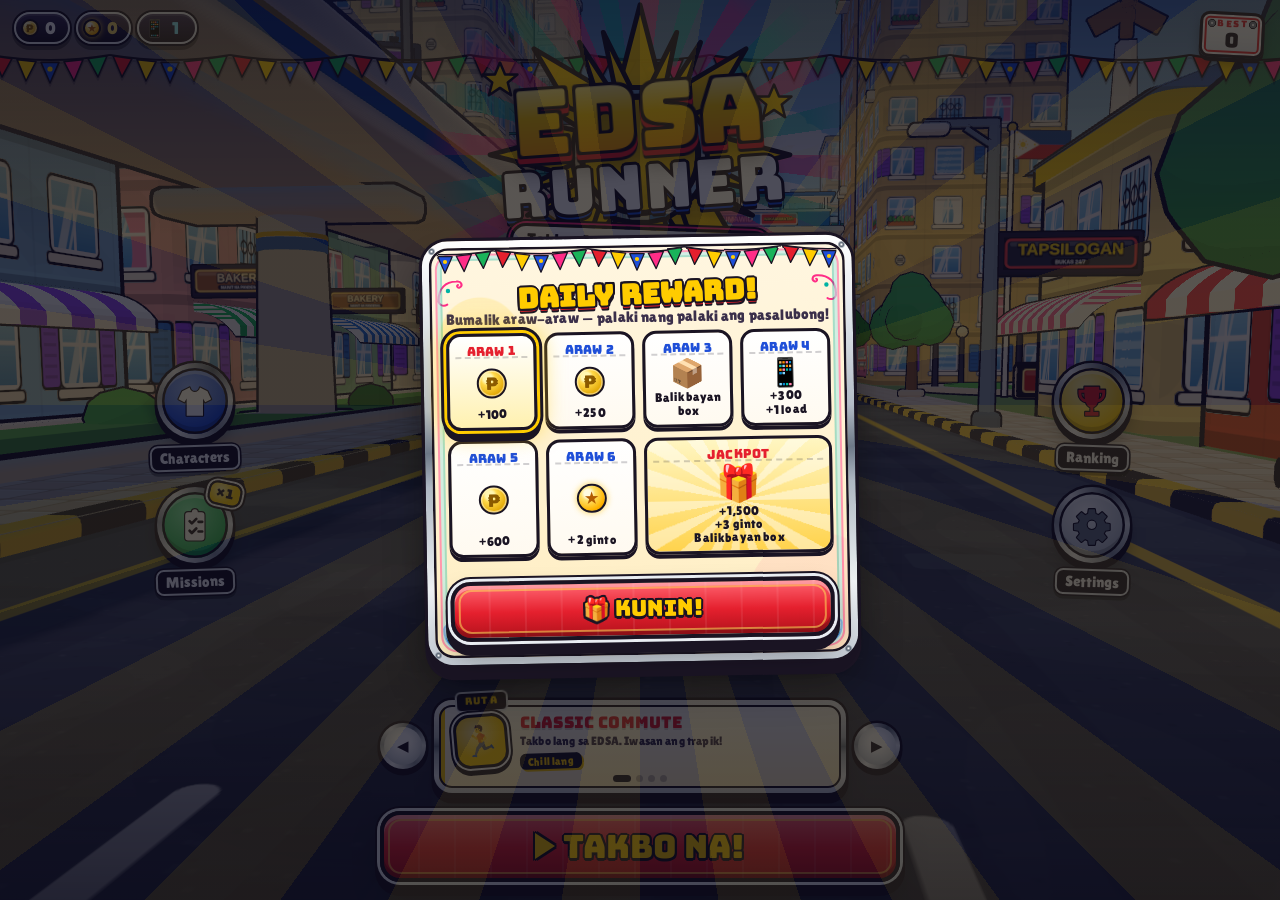
<file: index.html>
<!doctype html>
<html lang="fil">
  <head>
    <meta charset="UTF-8" />
    <meta name="viewport" content="width=device-width, initial-scale=1, maximum-scale=1, minimum-scale=1, user-scalable=no, viewport-fit=cover" />
    <meta name="theme-color" content="#1a2a4a" />
    <meta name="apple-mobile-web-app-capable" content="yes" />
    <meta name="mobile-web-app-capable" content="yes" />
    <meta name="apple-mobile-web-app-status-bar-style" content="black-translucent" />
    <meta name="apple-mobile-web-app-title" content="EDSA Runner" />
    <meta name="application-name" content="EDSA Runner" />
    <link rel="manifest" href="./manifest.webmanifest" />
    <link rel="apple-touch-icon" sizes="180x180" href="./icons/apple-touch-icon.png" />
    <meta name="format-detection" content="telephone=no" />
    <meta name="description" content="EDSA Runner — takbo sa EDSA, iwasan ang jeep, bus at MMTA! Isang 3D endless runner." />
    <title>EDSA Runner</title>
    <link rel="icon" href="data:image/svg+xml,%3Csvg xmlns='http://www.w3.org/2000/svg' viewBox='0 0 100 100'%3E%3Ccircle cx='50' cy='50' r='46' fill='%23ffcc00' stroke='%231a1423' stroke-width='8'/%3E%3Ctext x='50' y='66' font-size='46' text-anchor='middle' font-family='Arial Black,Arial' font-weight='900' fill='%23e5202e'%3EER%3C/text%3E%3C/svg%3E" />
    <link rel="preconnect" href="https://fonts.googleapis.com" />
    <link rel="preconnect" href="https://fonts.gstatic.com" crossorigin />
    <link href="https://fonts.googleapis.com/css2?family=Bungee&family=Lilita+One&display=swap" rel="stylesheet" />
    <script type="module" crossorigin src="./assets/index-BhpgiDob.js"></script>
    <link rel="modulepreload" crossorigin href="./assets/three-6CS_sk28.js">
    <link rel="stylesheet" crossorigin href="./assets/index-UI91TQ92.css">
  </head>
  <body>
    <!-- Loading screen (logic: src/loading.js, styles: src/loading.css). The inline styles cover the moment
         before loading.css arrives: a plain backdrop, contents hidden. -->
    <div id="loading" role="progressbar" aria-label="Naglo-load ang EDSA Runner" aria-valuemin="0" aria-valuemax="100" aria-valuenow="0"
      style="position:absolute;inset:0;z-index:1000;background:#1a2a4a">
      <div class="ld-inner" style="visibility:hidden">
        <div class="ld-sun" aria-hidden="true"></div>
        <div class="ld-title" aria-hidden="true"><span class="ld-t1">EDSA</span><span class="ld-t2">RUNNER</span></div>
        <div class="ld-sign"><span>Sakay na!</span></div>
        <div class="ld-track" aria-hidden="true">
          <div class="ld-road"><div class="ld-fill"></div><div class="ld-dashes"></div></div>
          <div class="ld-jeep">
            <svg class="ld-jeep-svg" viewBox="0 0 200 104" xmlns="http://www.w3.org/2000/svg">
              <ellipse cx="102" cy="99" rx="86" ry="4" fill="rgba(0,0,0,.28)" />
              <!-- roof + rack -->
              <path d="M14 30 Q14 16 30 16 L166 16 Q176 16 176 26 L176 30 Z" fill="#1f4fd8" stroke="#1a1423" stroke-width="3" stroke-linejoin="round" />
              <path d="M24 16 V9 M60 16 V9 M96 16 V9 M132 16 V9 M166 16 V9 M20 9 H170" stroke="#1a1423" stroke-width="3" stroke-linecap="round" fill="none" />
              <rect x="40" y="3" width="44" height="7" rx="2" fill="#ffcc00" stroke="#1a1423" stroke-width="2" />
              <rect x="100" y="4" width="30" height="6" rx="2" fill="#e5202e" stroke="#1a1423" stroke-width="2" />
              <!-- body -->
              <path d="M12 30 H176 L178 50 H196 Q199 50 199 54 V80 Q199 84 195 84 H12 Q8 84 8 80 V34 Q8 30 12 30 Z" fill="#fff6e0" stroke="#1a1423" stroke-width="3" stroke-linejoin="round" />
              <!-- side windows -->
              <g fill="#3a2f4a" stroke="#1a1423" stroke-width="2">
                <rect x="18" y="34" width="22" height="15" rx="3" /><rect x="45" y="34" width="22" height="15" rx="3" />
                <rect x="72" y="34" width="22" height="15" rx="3" /><rect x="99" y="34" width="22" height="15" rx="3" />
                <rect x="126" y="34" width="22" height="15" rx="3" />
              </g>
              <path d="M154 34 H172 L174 50 H154 Z" fill="#9ad0ff" stroke="#1a1423" stroke-width="2" stroke-linejoin="round" />
              <!-- jeepney-art stripes -->
              <rect x="10" y="53" width="168" height="6" fill="#e5202e" />
              <rect x="10" y="59" width="168" height="5" fill="#ffcc00" />
              <rect x="10" y="64" width="168" height="5" fill="#1f4fd8" />
              <path d="M10 53 H178 M10 69 H178" stroke="#1a1423" stroke-width="2" />
              <text x="94" y="80" text-anchor="middle" font-family="Bungee, Impact, sans-serif" font-size="9" fill="#e5202e" stroke="#1a1423" stroke-width=".6">CUBAO · AYALA</text>
              <!-- hood chrome + horse ornament + headlight + bumper -->
              <path d="M178 50 H196 Q199 50 199 54 V60 H178 Z" fill="#c9ced6" stroke="#1a1423" stroke-width="2" />
              <path d="M184 50 l2 -8 l3 -2 l3 1 l-1 3 l-2 0 l1 6 Z" fill="#e8edf2" stroke="#1a1423" stroke-width="1.5" stroke-linejoin="round" />
              <circle cx="195" cy="66" r="3.5" fill="#ffcc00" stroke="#1a1423" stroke-width="1.5" />
              <rect x="174" y="80" width="26" height="6" rx="2" fill="#dfe3e9" stroke="#1a1423" stroke-width="2" />
              <!-- wheels -->
              <g class="ld-wheel"><circle cx="46" cy="86" r="13" fill="#1a1423" /><circle cx="46" cy="86" r="6.5" fill="#dfe3e9" /><path d="M46 79.5 V92.5 M39.5 86 H52.5" stroke="#1a1423" stroke-width="2" /></g>
              <g class="ld-wheel"><circle cx="156" cy="86" r="13" fill="#1a1423" /><circle cx="156" cy="86" r="6.5" fill="#dfe3e9" /><path d="M156 79.5 V92.5 M149.5 86 H162.5" stroke="#1a1423" stroke-width="2" /></g>
            </svg>
            <div class="ld-puff" aria-hidden="true"><i></i><i></i><i></i></div>
          </div>
        </div>
        <div class="ld-status"><b class="ld-pct">0%</b><span class="ld-msg">Naghihintay ng pasahero…</span></div>
        <div class="ld-tip"></div>
      </div>
      <div class="ld-stripes" aria-hidden="true"></div>
    </div>
    <div id="game"></div>
    <div id="ui"></div>
    <noscript>Kailangan ng JavaScript para makatakbo sa EDSA!</noscript>
  </body>
</html>
</file>
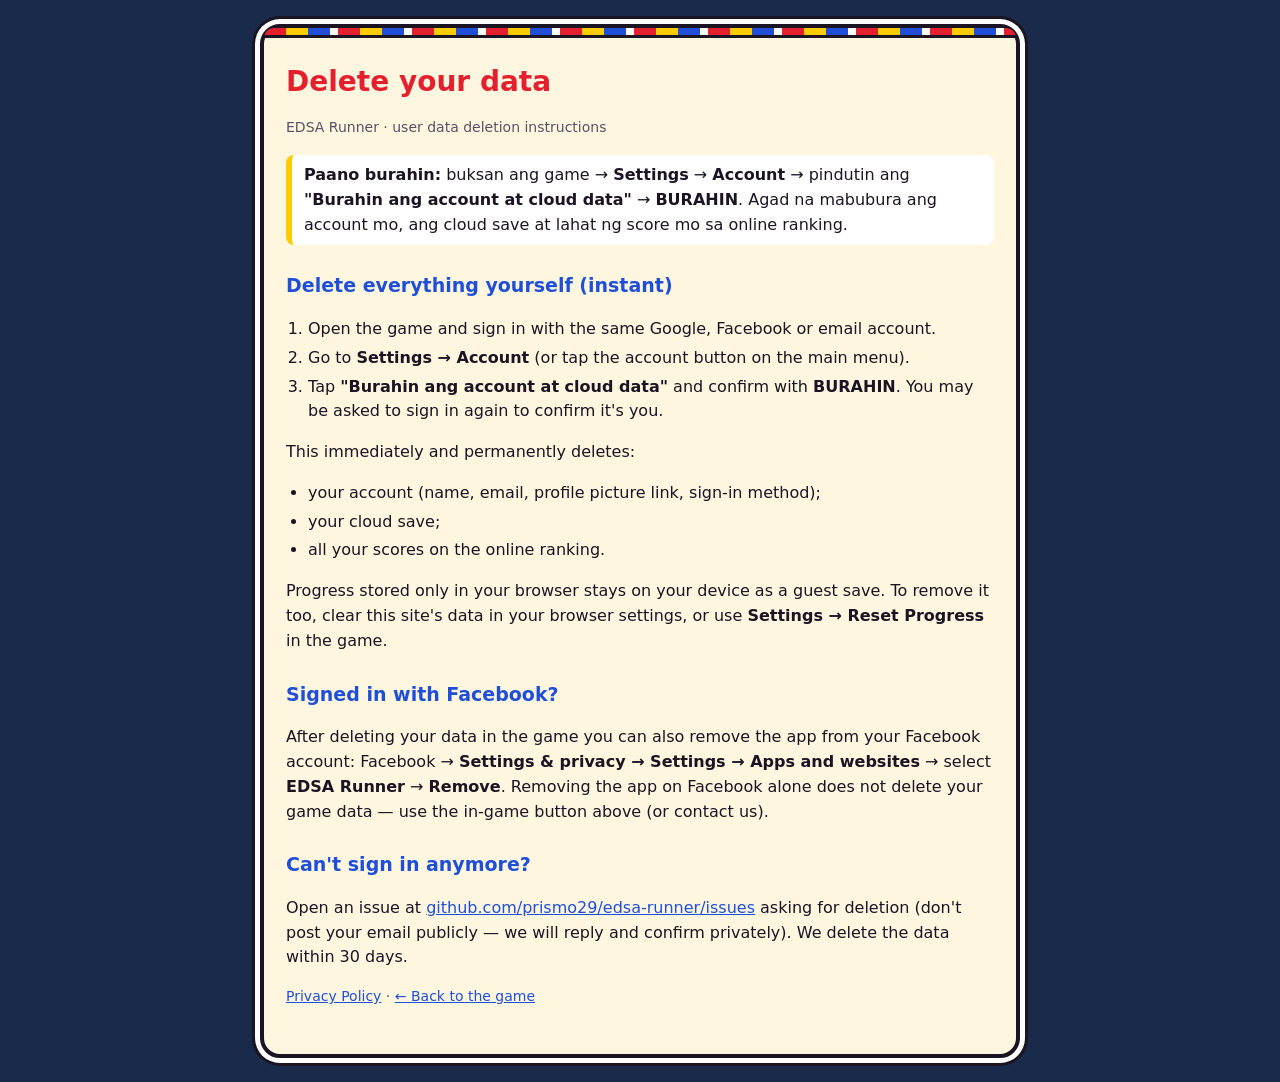
<file: data-deletion.html>
<!doctype html>
<html lang="en">
<head>
<meta charset="utf-8">
<meta name="viewport" content="width=device-width, initial-scale=1">
<title>EDSA Runner — Data Deletion</title>
<meta name="description" content="How to delete your EDSA Runner account and data.">
<style>
  :root { --ink: #1a1423; --red: #e5202e; --yellow: #ffcc00; --blue: #1f4fd8; --cream: #fff6e0; }
  * { box-sizing: border-box; }
  body { margin: 0; background: #1a2a4a; color: var(--ink); font: 16px/1.55 system-ui, -apple-system, 'Segoe UI', Roboto, Arial, sans-serif; }
  main { max-width: 760px; margin: 24px auto; padding: 28px 22px 32px; background: var(--cream); border: 4px solid var(--ink); border-radius: 20px;
    box-shadow: 0 0 0 5px #fff, 0 0 0 8px var(--ink); }
  @media (max-width: 800px) { main { margin: 16px; } }
  h1 { margin: 0 0 4px; font-size: 28px; color: var(--red); }
  h2 { margin: 26px 0 6px; font-size: 19px; color: var(--blue); }
  .stripe { height: 10px; margin: -28px -22px 22px; border-radius: 15px 15px 0 0; background: repeating-linear-gradient(90deg, var(--red) 0 22px, var(--yellow) 22px 44px, var(--blue) 44px 66px, #fff 66px 74px); border-bottom: 3px solid var(--ink); }
  .muted { color: #5a4f66; font-size: 14px; }
  .fil { background: #fff; border-left: 6px solid var(--yellow); padding: 8px 12px; border-radius: 8px; }
  ol, ul { padding-left: 22px; }
  li { margin: 4px 0; }
  a { color: var(--blue); }
</style>
</head>
<body>
<main>
  <div class="stripe"></div>
  <h1>Delete your data</h1>
  <p class="muted">EDSA Runner · user data deletion instructions</p>

  <p class="fil"><b>Paano burahin:</b> buksan ang game → <b>Settings</b> → <b>Account</b> → pindutin ang
  <b>"Burahin ang account at cloud data"</b> → <b>BURAHIN</b>. Agad na mabubura ang account mo, ang cloud save at
  lahat ng score mo sa online ranking.</p>

  <h2>Delete everything yourself (instant)</h2>
  <ol>
    <li>Open the game and sign in with the same Google, Facebook or email account.</li>
    <li>Go to <b>Settings → Account</b> (or tap the account button on the main menu).</li>
    <li>Tap <b>"Burahin ang account at cloud data"</b> and confirm with <b>BURAHIN</b>. You may be asked to sign in again to confirm it's you.</li>
  </ol>
  <p>This immediately and permanently deletes:</p>
  <ul>
    <li>your account (name, email, profile picture link, sign-in method);</li>
    <li>your cloud save;</li>
    <li>all your scores on the online ranking.</li>
  </ul>
  <p>Progress stored only in your browser stays on your device as a guest save. To remove it too, clear this site's data in your
  browser settings, or use <b>Settings → Reset Progress</b> in the game.</p>

  <h2>Signed in with Facebook?</h2>
  <p>After deleting your data in the game you can also remove the app from your Facebook account:
  Facebook → <b>Settings &amp; privacy → Settings → Apps and websites</b> → select <b>EDSA Runner</b> → <b>Remove</b>.
  Removing the app on Facebook alone does not delete your game data — use the in-game button above (or contact us).</p>

  <h2>Can't sign in anymore?</h2>
  <!-- OWNER: you may add your contact email here, e.g. <a href="mailto:you@example.com">you@example.com</a> -->
  <p>Open an issue at <a href="https://github.com/prismo29/edsa-runner/issues" target="_blank" rel="noopener">github.com/prismo29/edsa-runner/issues</a>
  asking for deletion (don't post your email publicly — we will reply and confirm privately). We delete the data within 30 days.</p>

  <p class="muted"><a href="./privacy.html">Privacy Policy</a> · <a href="./">← Back to the game</a></p>
</main>
</body>
</html>
</file>
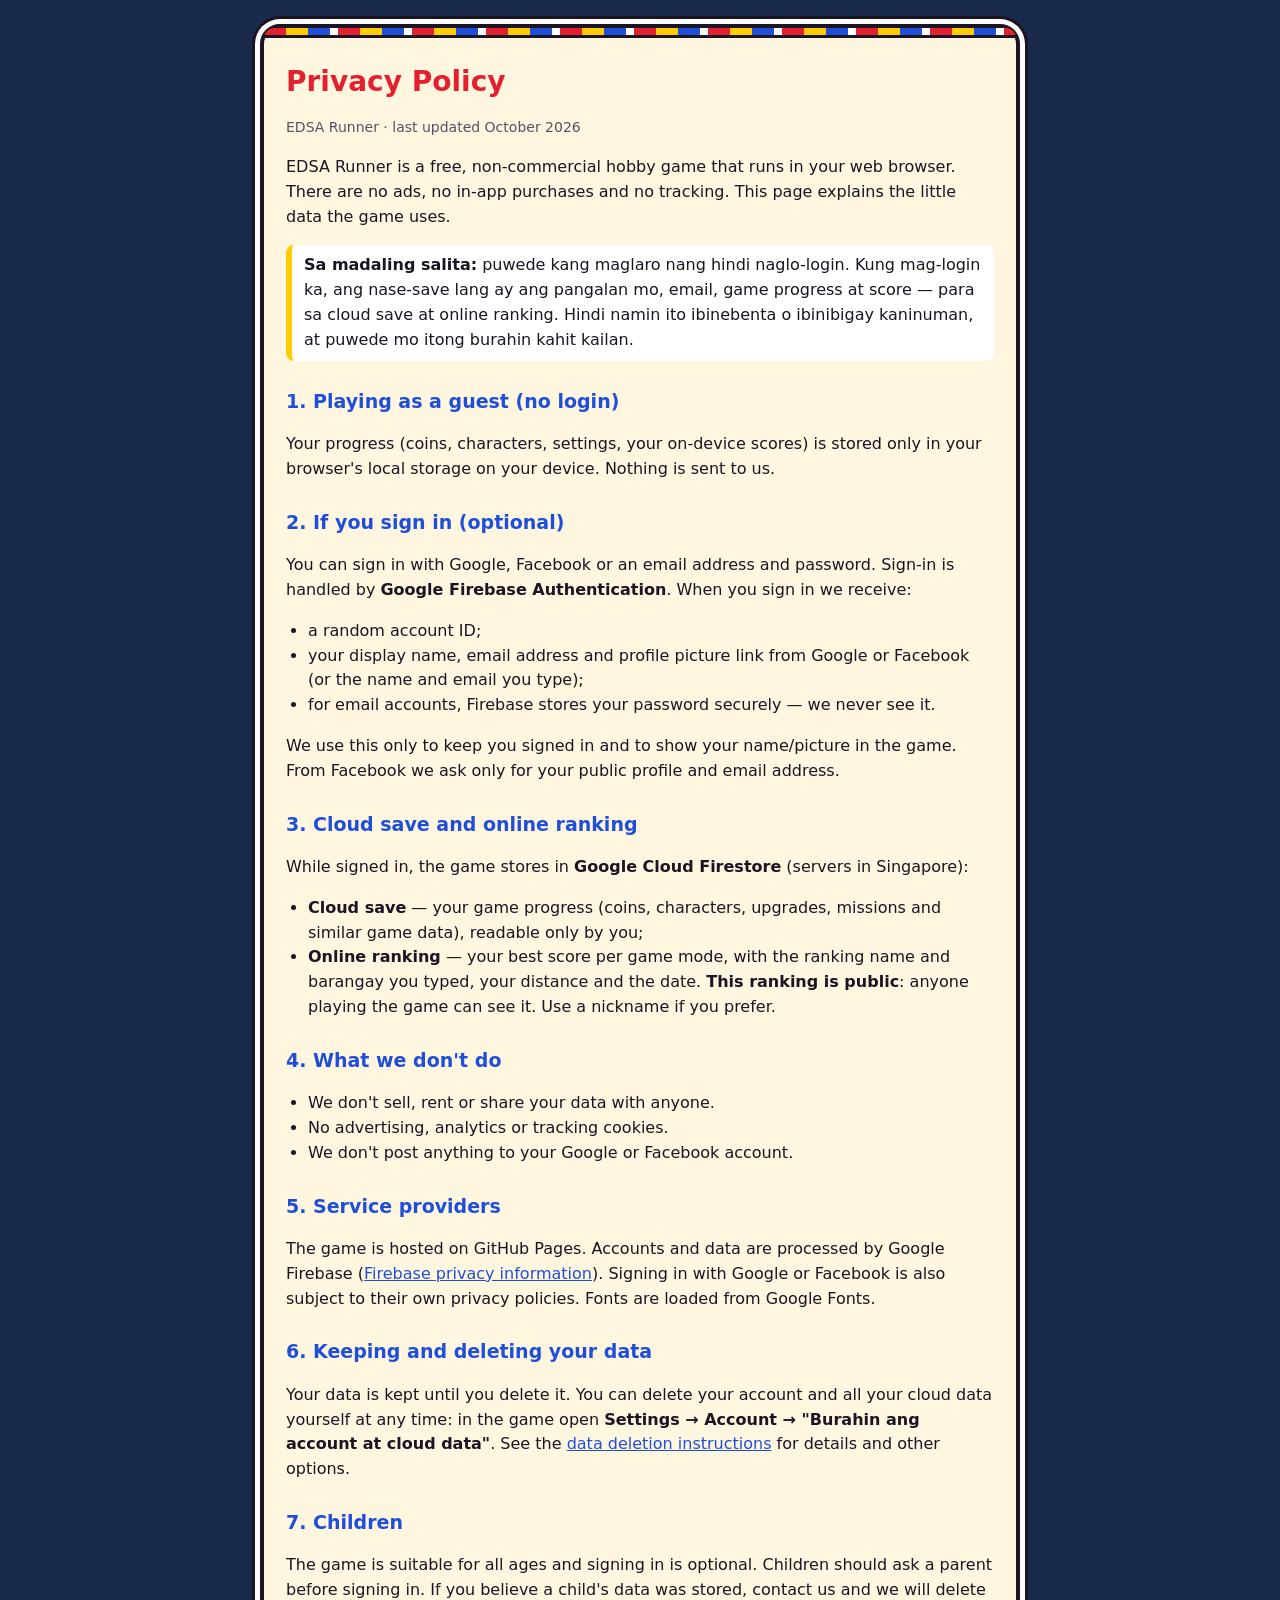
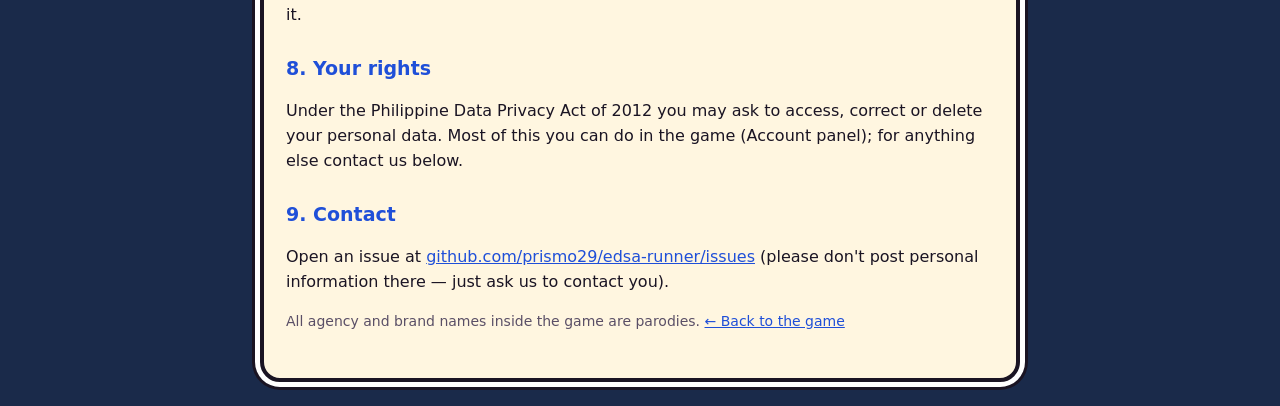
<file: privacy.html>
<!doctype html>
<html lang="en">
<head>
<meta charset="utf-8">
<meta name="viewport" content="width=device-width, initial-scale=1">
<title>EDSA Runner — Privacy Policy</title>
<meta name="description" content="Privacy policy of EDSA Runner, a free hobby browser game.">
<style>
  :root { --ink: #1a1423; --red: #e5202e; --yellow: #ffcc00; --blue: #1f4fd8; --cream: #fff6e0; }
  * { box-sizing: border-box; }
  body { margin: 0; background: #1a2a4a; color: var(--ink); font: 16px/1.55 system-ui, -apple-system, 'Segoe UI', Roboto, Arial, sans-serif; }
  main { max-width: 760px; margin: 24px auto; padding: 28px 22px 32px; background: var(--cream); border: 4px solid var(--ink); border-radius: 20px;
    box-shadow: 0 0 0 5px #fff, 0 0 0 8px var(--ink); }
  @media (max-width: 800px) { main { margin: 16px; } }
  h1 { margin: 0 0 4px; font-size: 28px; color: var(--red); }
  h2 { margin: 26px 0 6px; font-size: 19px; color: var(--blue); }
  .stripe { height: 10px; margin: -28px -22px 22px; border-radius: 15px 15px 0 0; background: repeating-linear-gradient(90deg, var(--red) 0 22px, var(--yellow) 22px 44px, var(--blue) 44px 66px, #fff 66px 74px); border-bottom: 3px solid var(--ink); }
  .muted { color: #5a4f66; font-size: 14px; }
  .fil { background: #fff; border-left: 6px solid var(--yellow); padding: 8px 12px; border-radius: 8px; }
  ul { padding-left: 22px; }
  a { color: var(--blue); }
  code { background: #fff; padding: 1px 5px; border-radius: 4px; }
</style>
</head>
<body>
<main>
  <div class="stripe"></div>
  <h1>Privacy Policy</h1>
  <p class="muted">EDSA Runner · last updated October 2026</p>

  <p>EDSA Runner is a free, non-commercial hobby game that runs in your web browser. There are no ads, no in-app
  purchases and no tracking. This page explains the little data the game uses.</p>
  <p class="fil"><b>Sa madaling salita:</b> puwede kang maglaro nang hindi naglo-login. Kung mag-login ka, ang
  nase-save lang ay ang pangalan mo, email, game progress at score — para sa cloud save at online ranking.
  Hindi namin ito ibinebenta o ibinibigay kaninuman, at puwede mo itong burahin kahit kailan.</p>

  <h2>1. Playing as a guest (no login)</h2>
  <p>Your progress (coins, characters, settings, your on-device scores) is stored only in your browser's local
  storage on your device. Nothing is sent to us.</p>

  <h2>2. If you sign in (optional)</h2>
  <p>You can sign in with Google, Facebook or an email address and password. Sign-in is handled by
  <b>Google Firebase Authentication</b>. When you sign in we receive:</p>
  <ul>
    <li>a random account ID;</li>
    <li>your display name, email address and profile picture link from Google or Facebook (or the name and email you type);</li>
    <li>for email accounts, Firebase stores your password securely — we never see it.</li>
  </ul>
  <p>We use this only to keep you signed in and to show your name/picture in the game. From Facebook we ask only
  for your public profile and email address.</p>

  <h2>3. Cloud save and online ranking</h2>
  <p>While signed in, the game stores in <b>Google Cloud Firestore</b> (servers in Singapore):</p>
  <ul>
    <li><b>Cloud save</b> — your game progress (coins, characters, upgrades, missions and similar game data), readable only by you;</li>
    <li><b>Online ranking</b> — your best score per game mode, with the ranking name and barangay you typed, your distance and the date.
      <b>This ranking is public</b>: anyone playing the game can see it. Use a nickname if you prefer.</li>
  </ul>

  <h2>4. What we don't do</h2>
  <ul>
    <li>We don't sell, rent or share your data with anyone.</li>
    <li>No advertising, analytics or tracking cookies.</li>
    <li>We don't post anything to your Google or Facebook account.</li>
  </ul>

  <h2>5. Service providers</h2>
  <p>The game is hosted on GitHub Pages. Accounts and data are processed by Google Firebase
  (<a href="https://firebase.google.com/support/privacy" target="_blank" rel="noopener">Firebase privacy information</a>).
  Signing in with Google or Facebook is also subject to their own privacy policies. Fonts are loaded from Google Fonts.</p>

  <h2>6. Keeping and deleting your data</h2>
  <p>Your data is kept until you delete it. You can delete your account and all your cloud data yourself at any time:
  in the game open <b>Settings → Account → "Burahin ang account at cloud data"</b>. See the
  <a href="./data-deletion.html">data deletion instructions</a> for details and other options.</p>

  <h2>7. Children</h2>
  <p>The game is suitable for all ages and signing in is optional. Children should ask a parent before signing in.
  If you believe a child's data was stored, contact us and we will delete it.</p>

  <h2>8. Your rights</h2>
  <p>Under the Philippine Data Privacy Act of 2012 you may ask to access, correct or delete your personal data.
  Most of this you can do in the game (Account panel); for anything else contact us below.</p>

  <h2>9. Contact</h2>
  <!-- OWNER: you may add your contact email here, e.g. <a href="mailto:you@example.com">you@example.com</a> -->
  <p>Open an issue at <a href="https://github.com/prismo29/edsa-runner/issues" target="_blank" rel="noopener">github.com/prismo29/edsa-runner/issues</a>
  (please don't post personal information there — just ask us to contact you).</p>

  <p class="muted">All agency and brand names inside the game are parodies. <a href="./">← Back to the game</a></p>
</main>
</body>
</html>
</file>
<file: assets/index-UI91TQ92.css>
:root{--ink: #1a1423;--ink-2: #2a2140;--ink-soft: #3a2f4a;--red: #e5202e;--red-d: #a3111c;--yellow: #ffcc00;--yellow-d: #d49a00;--blue: #1f4fd8;--blue-d: #12308f;--green: #19b35a;--green-d: #0e7a3b;--pink: #ff2d87;--teal: #00b3a4;--orange: #ff7a00;--purple: #7b3fe4;--cream: #fff6e0;--cream-2: #ffeec2;--white: #ffffff;--sign-green: #0b7a3e;--chrome: linear-gradient(180deg, #ffffff 0%, #e6eaef 16%, #b4bcc7 40%, #6d7887 50%, #aeb7c2 58%, #eef1f4 82%, #c3cad3 100%);--chrome-ring: conic-gradient(from 210deg, #ffffff, #9aa3b0 18%, #f4f6f8 32%, #5f6a79 50%, #e9edf1 66%, #8e98a6 82%, #ffffff);--rivet: #fff 0 1px, #5f6a79 1.6px 2.8px, transparent 3.2px;--rivets: radial-gradient(circle at 10px 10px, var(--rivet)) border-box, radial-gradient(circle at calc(100% - 10px) 10px, var(--rivet)) border-box, radial-gradient(circle at 10px calc(100% - 10px) , var(--rivet)) border-box, radial-gradient(circle at calc(100% - 10px) calc(100% - 10px) , var(--rivet)) border-box;--stripes: repeating-linear-gradient(90deg, var(--red) 0 22px, var(--yellow) 22px 44px, var(--blue) 44px 66px, var(--white) 66px 74px);--sarao: repeating-linear-gradient(90deg, var(--red) 0 18px, var(--yellow) 18px 30px, var(--pink) 30px 44px, var(--teal) 44px 56px, var(--blue) 56px 72px, var(--white) 72px 78px);--banderitas: url("data:image/svg+xml,%3Csvg xmlns='http://www.w3.org/2000/svg' viewBox='0 0 120 34'%3E%3Cpath d='M0 3 Q60 13 120 3' fill='none' stroke='%231a1423' stroke-width='2'/%3E%3Cg stroke='%231a1423' stroke-width='1.6' stroke-linejoin='round'%3E%3Cpath d='M3 4 L22 6.6 L12 25Z' fill='%23e5202e'/%3E%3Cpath d='M27 7.6 L46 9.6 L36 29Z' fill='%23ffcc00'/%3E%3Cpath d='M51 10.4 L69 10.4 L60 31Z' fill='%231f4fd8'/%3E%3Cpath d='M74 9.6 L93 7.6 L84 29Z' fill='%23ff2d87'/%3E%3Cpath d='M98 6.6 L117 4 L108 25Z' fill='%2319b35a'/%3E%3C/g%3E%3Ccircle cx='60' cy='17' r='2.6' fill='%23ffcc00'/%3E%3C/svg%3E");--swirl-tl: url("data:image/svg+xml,%3Csvg xmlns='http://www.w3.org/2000/svg' viewBox='0 0 40 40'%3E%3Cpath d='M14 31C9 34 3 31 4 25C4 12 12 4 25 4C31 3 33 9 29 11C26 12 25 9 27 8' fill='none' stroke='%23ff2d87' stroke-width='2.4' stroke-linecap='round'/%3E%3Ccircle cx='15' cy='15' r='2.6' fill='%2300b3a4'/%3E%3C/svg%3E");--swirl-tr: url("data:image/svg+xml,%3Csvg xmlns='http://www.w3.org/2000/svg' viewBox='0 0 40 40'%3E%3Cg transform='translate(40 0) scale(-1 1)'%3E%3Cpath d='M14 31C9 34 3 31 4 25C4 12 12 4 25 4C31 3 33 9 29 11C26 12 25 9 27 8' fill='none' stroke='%23ff2d87' stroke-width='2.4' stroke-linecap='round'/%3E%3Ccircle cx='15' cy='15' r='2.6' fill='%2300b3a4'/%3E%3C/g%3E%3C/svg%3E");--swirl-bl: url("data:image/svg+xml,%3Csvg xmlns='http://www.w3.org/2000/svg' viewBox='0 0 40 40'%3E%3Cg transform='translate(0 40) scale(1 -1)'%3E%3Cpath d='M14 31C9 34 3 31 4 25C4 12 12 4 25 4C31 3 33 9 29 11C26 12 25 9 27 8' fill='none' stroke='%231f4fd8' stroke-width='2.4' stroke-linecap='round'/%3E%3Ccircle cx='15' cy='15' r='2.6' fill='%23ffcc00'/%3E%3C/g%3E%3C/svg%3E");--swirl-br: url("data:image/svg+xml,%3Csvg xmlns='http://www.w3.org/2000/svg' viewBox='0 0 40 40'%3E%3Cg transform='translate(40 40) scale(-1 -1)'%3E%3Cpath d='M14 31C9 34 3 31 4 25C4 12 12 4 25 4C31 3 33 9 29 11C26 12 25 9 27 8' fill='none' stroke='%231f4fd8' stroke-width='2.4' stroke-linecap='round'/%3E%3Ccircle cx='15' cy='15' r='2.6' fill='%23ffcc00'/%3E%3C/g%3E%3C/svg%3E");--outline: 2px 0 0 var(--ink), -2px 0 0 var(--ink), 0 2px 0 var(--ink), 0 -2px 0 var(--ink), 1.5px 1.5px 0 var(--ink), -1.5px -1.5px 0 var(--ink), 1.5px -1.5px 0 var(--ink), -1.5px 1.5px 0 var(--ink);--outline-s: 1.5px 0 0 var(--ink), -1.5px 0 0 var(--ink), 0 1.5px 0 var(--ink), 0 -1.5px 0 var(--ink), 1px 1px 0 var(--ink), -1px -1px 0 var(--ink), 1px -1px 0 var(--ink), -1px 1px 0 var(--ink);--spring: cubic-bezier(.3, 1.7, .5, 1);--sat: env(safe-area-inset-top, 0px);--sar: env(safe-area-inset-right, 0px);--sab: env(safe-area-inset-bottom, 0px);--sal: env(safe-area-inset-left, 0px);--font-title: "Bungee", "Impact", "Arial Black", system-ui, sans-serif;--font-ui: "Lilita One", "Baloo 2", "Arial Rounded MT Bold", "Trebuchet MS", system-ui, sans-serif}*,*:before,*:after{box-sizing:border-box}html,body{margin:0;padding:0;width:100%;height:100%;overflow:hidden;background:#1a2a4a;overscroll-behavior:none;-webkit-text-size-adjust:100%;touch-action:none}body{position:fixed;top:0;right:0;bottom:0;left:0;font-family:var(--font-ui);color:var(--ink);-webkit-font-smoothing:antialiased;-webkit-tap-highlight-color:transparent;user-select:none;-webkit-user-select:none;-webkit-touch-callout:none}#game{position:fixed;top:0;right:0;bottom:0;left:0;touch-action:none}#game canvas{display:block;width:100%!important;height:100%!important;touch-action:none;outline:none}#ui{position:fixed;top:0;right:0;bottom:0;left:0;z-index:10;pointer-events:none;font-family:var(--font-ui);letter-spacing:.01em}#ui .screen.is-on,#ui .modal.is-on,#ui button,#ui input,#ui label{pointer-events:auto}#ui .hud{pointer-events:none}#ui .hud .btn-pause{pointer-events:auto}#ui h1,#ui h2,#ui h3,#ui p{margin:0}#ui small{font-size:.78em}#ui b{font-weight:400}.ico{display:inline-block;width:1.05em;height:1.05em;border-radius:50%;vertical-align:-.16em;flex:none;position:relative;border:2px solid var(--ink)}.ico-coin{background:radial-gradient(circle at 35% 30%,#fff6b0 0,#fff6b0 18%,#ffd84a 30%,#e0a400 75%,#b07800);box-shadow:inset 0 0 0 1.5px #ffffff73}.ico-coin:after{content:"₱";position:absolute;top:0;right:0;bottom:0;left:0;display:grid;place-items:center;font:.62em/1 var(--font-title);color:#8a5a00}.ico-gold{background:radial-gradient(circle at 35% 30%,#fffbe0 0,#fffbe0,#ffe066 30%,#ffb300 70%,#c77800);box-shadow:0 0 6px #ffd23ce6}.ico-gold:after{content:"★";position:absolute;top:0;right:0;bottom:0;left:0;display:grid;place-items:center;font:.62em/1 sans-serif;color:#b35c00}.ico-emoji{font-size:1em;line-height:1}.ico-road{display:inline-block;flex:none;width:1em;height:1em;border-radius:4px;border:2px solid var(--ink);background:linear-gradient(90deg,transparent 42%,#ffcc00 42% 58%,transparent 58%) 0 0 / 100% 6px,#59606d;animation:roadScroll .6s linear infinite}@keyframes roadScroll{to{background-position:0 6px,0 0}}.banderitas{height:34px;background:var(--banderitas) repeat-x 0 0 / 120px 34px;transform-origin:50% 0;animation:flutter 2.6s ease-in-out infinite alternate;filter:drop-shadow(0 3px 0 rgba(26,20,35,.25))}@keyframes flutter{0%{transform:skew(-2deg) scaleY(.96)}to{transform:skew(2deg) scaleY(1.04)}}.plate{position:relative;display:inline-flex;flex-direction:column;align-items:center;padding:3px 14px 5px;line-height:1;color:var(--ink);border:3px solid var(--ink);border-radius:10px;background:radial-gradient(circle at 9px 9px,#fff 0 1px,#7c8593 1.5px 3px,var(--ink) 3.2px 3.8px,transparent 4px),radial-gradient(circle at calc(100% - 9px) 9px,#fff 0 1px,#7c8593 1.5px 3px,var(--ink) 3.2px 3.8px,transparent 4px),linear-gradient(180deg,#fff,#f2f5f8 55%,#dfe5ec);box-shadow:inset 0 0 0 2px #fff,inset 0 0 0 4px var(--plate-c, var(--sign-green)),0 4px 0 var(--ink),0 7px 12px #0000004d;font-variant-numeric:tabular-nums}.plate>small{font-family:var(--font-title);font-size:9px!important;letter-spacing:.18em;color:var(--plate-c, var(--sign-green));margin-top:2px}.plate>b{font-family:var(--font-title);letter-spacing:.04em}.btn{-moz-appearance:none;appearance:none;-webkit-appearance:none;font-family:var(--font-ui);font-size:19px;line-height:1.1;min-height:44px;color:var(--white);text-shadow:var(--outline-s);padding:12px 18px;border:3px solid var(--ink);border-radius:16px;background:var(--blue);box-shadow:inset 0 3px #fff6,inset 0 -4px #0003,0 6px 0 var(--ink),0 9px 14px #00000038;cursor:pointer;display:inline-flex;align-items:center;justify-content:center;gap:8px;transform:translateY(0);transition:transform .22s var(--spring),box-shadow .08s ease,filter .15s;touch-action:manipulation;position:relative;white-space:nowrap;isolation:isolate}.btn:before{content:"";position:absolute;top:3px;right:3px;bottom:3px;left:3px;border-radius:11px;border:1.5px solid rgba(255,255,255,.38);pointer-events:none;z-index:-1}.btn:hover{filter:brightness(1.07)}.btn:active,.btn.is-pressed{transform:translateY(4px) scale(1.04,.92);transition:transform .06s ease-out,box-shadow .06s;box-shadow:inset 0 3px #ffffff4d,inset 0 -2px #0000002e,0 2px 0 var(--ink)}.btn:focus-visible,.btn-round:focus-visible,.toggle:focus-visible,.mode-card:focus-visible,.tab:focus-visible,.dl-claim:focus-visible,.mp-arrow:focus-visible{outline:3px dashed var(--yellow);outline-offset:4px}.btn-blue{background:linear-gradient(180deg,#5a86ff,var(--blue) 60%,#1a43bd)}.btn-red{background:linear-gradient(180deg,#ff5c68,var(--red) 60%,#c4141f)}.btn-yellow{background:linear-gradient(180deg,#fff09a,var(--yellow) 60%,#f0b400);color:var(--ink);text-shadow:0 1px 0 rgba(255,255,255,.6)}.btn-yellow:before{border-color:#e5202e59}.btn-green{background:linear-gradient(180deg,#45e58b,var(--green) 60%,#109a4b)}.btn-chrome{background:var(--chrome);color:var(--ink);text-shadow:0 1px 0 #fff}.btn-chrome:before{border-color:#1a14232e}.btn-play{background:repeating-linear-gradient(90deg,transparent 0 34px,rgba(255,255,255,.07) 34px 36px),linear-gradient(180deg,#ff6470 0%,var(--red) 52%,#b3121c 100%);color:var(--yellow);font-family:var(--font-title);font-size:26px;padding:14px 26px;text-shadow:var(--outline),0 3px 0 var(--ink);border-width:4px;border-radius:20px;overflow:hidden;box-shadow:inset 0 4px #ffffff59,inset 0 -5px #00000038,0 0 0 3px #e9edf2,0 0 0 5px var(--ink),0 9px 0 5px var(--ink),0 15px 26px #00000059}.btn-play:before{top:4px;right:4px;bottom:4px;left:4px;border:2px solid rgba(255,220,90,.55);border-radius:13px}.btn-play:active{box-shadow:inset 0 4px #ffffff4d,0 0 0 3px #e9edf2,0 0 0 5px var(--ink),0 3px 0 5px var(--ink);transform:translateY(5px) scale(1.03,.92)}.btn-play .shine{position:absolute;top:-20%;bottom:-20%;left:-40%;width:26%;background:linear-gradient(90deg,transparent,rgba(255,255,255,.65),transparent);transform:skew(-22deg);animation:shine 2.8s ease-in-out infinite;pointer-events:none;z-index:1}@keyframes shine{0%,55%{left:-40%}85%,to{left:130%}}.btn-wide{width:100%;margin-top:12px}.panel .btn-play{font-size:clamp(17px,5vw,22px);white-space:normal;padding-left:12px;padding-right:12px}.panel .btn-play.btn-wide{margin-top:16px}.btn-sm{font-size:16px;padding:8px 12px;border-radius:12px;box-shadow:inset 0 2px #ffffff59,0 4px 0 var(--ink)}.btn-sm:before{border-radius:8px}.btn-sm:active{transform:translateY(3px) scale(1.04,.92);box-shadow:0 1px 0 var(--ink)}.btn-equipped{background:linear-gradient(180deg,#45e58b,var(--green));opacity:1;cursor:default}.btn-poor{background:#b9b2a3;color:#3a3328;text-shadow:none}.btn-poor:before{border-color:#ffffff40}.btn-disabled,.btn:disabled:not(.btn-equipped){background:repeating-linear-gradient(-45deg,#d8d1c1 0,#d8d1c1 10px,#cfc8b8 10px,#cfc8b8 20px);color:#5e5646;text-shadow:none;cursor:not-allowed;box-shadow:0 4px 0 var(--ink);flex-direction:column;gap:2px}.btn-disabled .soon{font-size:12px;background:var(--ink);color:var(--yellow);padding:1px 8px;border-radius:99px;letter-spacing:.05em}.btn-round{-webkit-appearance:none;-moz-appearance:none;appearance:none;width:48px;height:48px;flex:none;border-radius:50%;border:4px solid transparent;background:radial-gradient(circle at 50% 38%,#fff 0,#fff 22%,#dfe4ea 45%,#aab2bd 75%,#e6eaee) padding-box,var(--chrome-ring) border-box;box-shadow:0 0 0 2.5px var(--ink),0 4px 0 2.5px var(--ink),0 7px 12px #0000004d;display:grid;place-items:center;font:20px/1 var(--font-title);color:var(--ink);cursor:pointer;touch-action:manipulation;transition:transform .22s var(--spring),box-shadow .07s;padding:0}.btn-round:active{transform:translateY(3px) scale(1.06,.9);transition-duration:.06s;box-shadow:0 0 0 2.5px var(--ink),0 1px 0 2.5px var(--ink)}.pause-bars{display:flex;gap:5px}.pause-bars i{width:6px;height:18px;background:var(--ink);border-radius:2px;box-shadow:inset 0 2px #ffffff40}.screen{display:none;position:fixed;top:0;right:0;bottom:0;left:0}.screen.is-on{display:flex;animation:fadeIn .22s ease both}@keyframes fadeIn{0%{opacity:0}to{opacity:1}}.scr-panel{align-items:center;justify-content:center;padding:calc(var(--sat) + 20px) calc(var(--sar) + 18px) calc(var(--sab) + 24px) calc(var(--sal) + 18px);background:repeating-conic-gradient(from 0deg at 50% 45%,#ffcc0017,#ffcc0017 9deg,#ff2d8700 9deg,#ff2d8700 18deg),radial-gradient(ellipse at 50% 45%,#ff2d8738,#10163c8c 60%,#0a0a1ecc)}.scr-dim{background:repeating-conic-gradient(from 0deg at 50% 45%,#ffcc0012,#ffcc0012 9deg,#0000 9deg,#0000 18deg),radial-gradient(ellipse at 50% 45%,#1f4fd859,#080818db 70%)}.panel{position:relative;width:100%;max-width:440px;max-height:100%;display:flex;flex-direction:column;padding:34px 16px 16px;border:7px solid transparent;border-radius:26px;background:var(--swirl-tl) no-repeat 6px 30px / 34px 34px padding-box,var(--swirl-tr) no-repeat calc(100% - 6px) 30px / 34px 34px padding-box,var(--swirl-bl) no-repeat 6px calc(100% - 6px) / 34px 34px padding-box,var(--swirl-br) no-repeat calc(100% - 6px) calc(100% - 6px) / 34px 34px padding-box,radial-gradient(circle at 12% 22%,rgba(255,204,0,.16) 0 40px,transparent 41px) padding-box,radial-gradient(circle at 92% 88%,rgba(255,45,135,.08) 0 70px,transparent 71px) padding-box,linear-gradient(180deg,var(--cream) 0%,var(--cream-2) 100%) padding-box,var(--rivets),var(--chrome) border-box;box-shadow:inset 0 0 0 2.5px var(--ink),0 0 0 3px var(--ink),0 12px 0 3px var(--ink),0 22px 40px #00000073;animation:panelIn .5s var(--spring) both;text-align:center}.panel:before{content:"";position:absolute;top:6px;right:6px;bottom:6px;left:6px;border:2px solid rgba(255,45,135,.45);border-radius:16px;box-shadow:0 0 0 3px #fff0,inset 0 0 0 3px #ffffff80,inset 0 0 0 5px #00b3a459;pointer-events:none;z-index:-1}.panel{isolation:isolate}.panel-wide{max-width:720px;height:100%;max-height:760px}.panel-sm{max-width:400px}.tilt-l{--tilt: -1deg;transform:rotate(var(--tilt))}.tilt-r{--tilt: 1deg;transform:rotate(var(--tilt))}.panel-wide.tilt-l,.panel-wide.tilt-r{--tilt: 0deg}@keyframes panelIn{0%{transform:translateY(70px) scale(.86) rotate(calc(var(--tilt, 0deg) - 5deg));opacity:0}60%{opacity:1}to{transform:translateY(0) scale(1) rotate(var(--tilt, 0deg));opacity:1}}@keyframes stickerIn{0%{transform:scale(.7) rotate(calc(var(--tilt, 0deg) - 6deg));opacity:0}to{transform:scale(1) rotate(var(--tilt, 0deg));opacity:1}}.panel-stripe{position:absolute;left:8px;right:8px;top:0;height:28px;background:var(--banderitas) repeat-x center 0 / 96px 28px;pointer-events:none;transform-origin:50% 0;animation:flutter 2.4s ease-in-out infinite alternate}.stripe-red{left:0;right:0;top:0;height:14px;border-radius:18px 18px 0 0;border-bottom:3px solid var(--ink);background:repeating-linear-gradient(-45deg,var(--red) 0 14px,var(--yellow) 14px 28px);animation:none}.panel-head{display:flex;align-items:center;gap:12px;text-align:left;margin:0 2px 12px;padding:7px 12px 8px 7px;border-radius:16px;background:repeating-linear-gradient(90deg,rgba(255,255,255,.04) 0 2px,transparent 2px 6px),linear-gradient(180deg,#33295a,var(--ink));box-shadow:0 0 0 3px #dfe4ea,0 0 0 5px var(--ink),0 7px 0 5px var(--ink);position:relative}.panel-head:after{content:"";position:absolute;left:10px;right:10px;bottom:3px;height:3px;border-radius:3px;background:var(--sarao);opacity:.9}.ph-title{min-width:0}.ph-title h2,.panel-title{font-family:var(--font-title);font-size:clamp(19px,5.4vw,28px);line-height:1.05;color:var(--yellow);text-shadow:var(--outline),0 3px 0 var(--red),0 5px 0 var(--ink)}.ph-title small{display:block;color:#ffd6ea;font-size:14px;margin-top:4px}.panel-sub{display:block;color:var(--ink-soft);font-size:15px;margin-top:4px}.panel-title{margin-top:2px;transform:rotate(-1.5deg)}.panel-sub{margin:6px 0 10px}.big-ico{font-size:40px;line-height:1;margin-bottom:4px}.btn-back{width:46px;height:46px;font-size:16px}.panel-scroll{flex:1 1 auto;min-height:0;overflow-y:auto;overflow-x:hidden;-webkit-overflow-scrolling:touch;overscroll-behavior:contain;touch-action:pan-y;margin:0 -10px;padding:6px 10px 14px;text-align:left}.panel-scroll::-webkit-scrollbar{width:8px}.panel-scroll::-webkit-scrollbar-thumb{background:var(--ink-soft);border-radius:8px}.sec-title{font-family:var(--font-title);font-size:16px;color:var(--blue);text-shadow:0 2px 0 rgba(255,45,135,.25);margin:20px 0 10px!important;display:flex;align-items:center;gap:8px}.sec-title:before{content:"";flex:none;width:13px;height:13px;background:var(--pink);transform:rotate(45deg);border:2px solid var(--ink);box-shadow:2px 2px 0 var(--yellow)}.sec-title:after{content:"";flex:1;height:3px;border-radius:3px;background:linear-gradient(90deg,var(--pink),var(--teal) 45%,transparent)}.btn-row{display:flex;gap:12px;justify-content:center;margin-top:18px}.btn-row .btn{flex:1}.wallet{display:flex;gap:6px;flex-wrap:wrap;justify-content:center}.cur{display:inline-flex;align-items:center;gap:6px;background:linear-gradient(180deg,#3a2f55,var(--ink));color:var(--white);font-size:17px;padding:4px 11px 4px 5px;border-radius:99px;border:2px solid #e6eaef;box-shadow:0 0 0 2px var(--ink),0 4px 0 2px #00000059,inset 0 2px #ffffff1f;font-variant-numeric:tabular-nums}.cur b{min-width:.7em}.cur-gold b{color:#ffe066}.cur-load b{color:#7fe8ff}.panel .wallet{margin-bottom:12px}.scr-menu{flex-direction:column;align-items:center;padding:calc(var(--sat) + 12px) calc(var(--sar) + 14px) calc(var(--sab) + 18px) calc(var(--sal) + 14px);background:linear-gradient(180deg,rgba(14,30,90,.5) 0%,rgba(14,30,90,0) 26%,transparent 64%,rgba(10,10,30,.6) 100%)}.scr-menu>.banderitas{position:absolute;left:-10px;right:-10px;top:calc(var(--sat) + 52px);z-index:-1}.menu-top{width:100%;display:flex;justify-content:space-between;align-items:flex-start;gap:8px;position:relative;z-index:2}.menu-top .wallet{justify-content:flex-start}.best-badge{flex:none;transform:rotate(3deg);--plate-c: var(--red);animation:plateSwing 3.2s ease-in-out infinite;transform-origin:50% -6px}.best-badge b{font-size:20px;margin-top:1px}@keyframes plateSwing{0%,to{transform:rotate(3deg)}50%{transform:rotate(-1deg)}}.logo{position:relative;margin-top:clamp(4px,2vh,24px);text-align:center;max-width:100%}.logo-sun{position:absolute;left:50%;top:50%;width:min(66vw,34vh,310px);aspect-ratio:1;transform:translate(-50%,-54%);z-index:-1;opacity:.97}.logo-sun:before{content:"";position:absolute;top:-22%;right:-22%;bottom:-22%;left:-22%;border-radius:50%;background:repeating-conic-gradient(from 0deg,rgba(255,45,135,.55) 0deg 7deg,transparent 7deg 15deg,rgba(0,179,164,.5) 15deg 22deg,transparent 22deg 30deg);-webkit-mask:radial-gradient(circle,transparent 0 30%,#000 31% 55%,transparent 70%);mask:radial-gradient(circle,transparent 0 30%,#000 31% 55%,transparent 70%);animation:spin 60s linear infinite reverse;z-index:-1}.sun-svg{width:100%;height:100%;display:block;overflow:visible}.sun-svg .sun-rays{fill:var(--yellow);stroke:var(--ink);stroke-width:1.6;stroke-linejoin:round;transform-origin:0 0;animation:spin 40s linear infinite}.sun-svg circle{fill:var(--yellow);stroke:var(--ink);stroke-width:2}@keyframes spin{to{transform:rotate(360deg)}}.star-svg{width:100%;height:100%;display:block;overflow:visible}.star-svg path{fill:var(--yellow);stroke:var(--ink);stroke-width:1.6;stroke-linejoin:round}.logo-star{position:absolute;width:clamp(22px,6vw,38px);aspect-ratio:1;animation:twinkle 2.4s ease-in-out infinite}.logo-star.s1{left:-6%;top:-8%}.logo-star.s2{right:-4%;top:4%;animation-delay:.8s}.logo-star.s3{left:46%;bottom:-18%;animation-delay:1.6s}@keyframes twinkle{0%,to{transform:scale(1) rotate(0)}50%{transform:scale(1.25) rotate(20deg)}}.logo-title{font-family:var(--font-title);font-weight:400;line-height:.88;display:flex;flex-direction:column;align-items:center;transform:rotate(-4deg);animation:logoBob 3s ease-in-out infinite}.logo-title span{display:block}.lt-1{font-size:min(17vw,10vh,92px);color:var(--yellow);background:linear-gradient(180deg,#fff7b0 0%,var(--yellow) 45%,#ff9d00 100%);-webkit-background-clip:text;background-clip:text;-webkit-text-fill-color:transparent;text-shadow:none;filter:drop-shadow(3px 0 0 var(--ink)) drop-shadow(-3px 0 0 var(--ink)) drop-shadow(0 3px 0 var(--ink)) drop-shadow(0 -3px 0 var(--ink)) drop-shadow(0 5px 0 var(--red)) drop-shadow(0 3px 0 var(--ink)) drop-shadow(0 8px 10px rgba(0,0,0,.35))}.lt-2{font-size:min(11.5vw,7vh,62px);color:var(--white);margin-top:.08em;text-shadow:3px 0 0 var(--ink),-3px 0 0 var(--ink),0 3px 0 var(--ink),0 -3px 0 var(--ink),2px 2px 0 var(--ink),-2px -2px 0 var(--ink),2px -2px 0 var(--ink),-2px 2px 0 var(--ink),0 5px 0 var(--blue),0 8px 0 var(--ink),0 12px 16px rgba(0,0,0,.4);letter-spacing:.03em}@keyframes logoBob{0%,to{transform:rotate(-4deg) translateY(0)}50%{transform:rotate(-3deg) translateY(-4px)}}.logo-sub{display:inline-block;margin-top:12px;font-size:clamp(13px,3.6vw,17px);color:var(--ink);background:linear-gradient(180deg,#fff,#fff0f6);border:3px solid var(--ink);border-radius:99px;padding:3px 14px;transform:rotate(2deg);box-shadow:0 0 0 2px var(--pink),0 0 0 4px var(--ink),0 5px 0 4px var(--ink)}.menu-stage{position:relative;flex:1 1 auto;width:100%;max-width:980px;min-height:120px}.menu-side{position:absolute;top:50%;transform:translateY(-50%);display:flex;flex-direction:column;gap:16px}.menu-side-l{left:0}.menu-side-r{right:0}.rbtn{-webkit-appearance:none;-moz-appearance:none;appearance:none;border:0;background:none;padding:0;cursor:pointer;display:flex;flex-direction:column;align-items:center;gap:6px;font-family:var(--font-ui);color:var(--white);-webkit-tap-highlight-color:transparent}.rb-ico{position:relative;width:clamp(60px,15.5vw,76px);aspect-ratio:1;display:grid;place-items:center;border-radius:50%;border:5px solid transparent;background:var(--rb, var(--blue)) padding-box,var(--chrome-ring) border-box;box-shadow:inset 0 0 0 2.5px var(--ink),inset 0 -7px #0000002e,inset 0 6px #ffffff59,0 0 0 2.5px var(--ink),0 5px 0 2.5px var(--ink),0 10px 16px #00000052;transition:transform .25s var(--spring)}.rb-ico svg{width:54%;height:54%;fill:var(--rb-fg, var(--white));stroke:var(--ink);stroke-width:3;stroke-linejoin:round;paint-order:stroke;overflow:visible}.rb-lbl{font-size:clamp(12px,3.3vw,15px);line-height:1;padding:3px 8px 4px;border-radius:8px;background:var(--ink);border:2px solid #e6eaef;box-shadow:0 0 0 1.5px var(--ink),0 3px 0 1.5px #00000059;transform:rotate(-2deg);white-space:nowrap}.menu-side-r .rb-lbl{transform:rotate(2deg)}.rbtn:hover .rb-ico{transform:scale(1.06) rotate(-6deg)}.rbtn:active .rb-ico{transform:translateY(4px) scale(1.06,.88);transition-duration:.06s;box-shadow:inset 0 0 0 2.5px var(--ink),0 0 0 2.5px var(--ink),0 1px 0 2.5px var(--ink)}.rbtn:focus-visible .rb-ico{outline:3px dashed var(--yellow);outline-offset:4px}.rbtn-blue{--rb: radial-gradient(circle at 40% 30%, #7aa0ff, var(--blue) 70%)}.rbtn-yellow{--rb: radial-gradient(circle at 40% 30%, #fff3a6, var(--yellow) 70%);--rb-fg: var(--red)}.rbtn-chrome{--rb: radial-gradient(circle at 40% 30%, #ffffff, #c9d0d8 60%, #9aa3b0);--rb-fg: #6d7887}.menu-bottom{width:100%;max-width:520px;display:flex;flex-direction:column;align-items:center;gap:18px;position:relative}.mode-pick{width:100%;display:flex;align-items:center;gap:8px}.mp-arrow{-webkit-appearance:none;-moz-appearance:none;appearance:none;flex:none;cursor:pointer;width:46px;height:46px;border-radius:50%;border:4px solid transparent;background:radial-gradient(circle at 50% 38%,#fff 0,#fff 25%,#dfe4ea 55%,#aab2bd) padding-box,var(--chrome-ring) border-box;color:var(--ink);font-size:15px;display:grid;place-items:center;box-shadow:0 0 0 2.5px var(--ink),0 4px 0 2.5px var(--ink);transition:transform .22s var(--spring)}.mp-arrow:active{transform:translateY(3px) scale(1.08,.9);transition-duration:.06s;box-shadow:0 0 0 2.5px var(--ink),0 1px 0 2.5px var(--ink)}.mp-card{position:relative;flex:1 1 auto;min-width:0;display:flex;align-items:center;gap:12px;padding:9px 12px 19px 9px;border:5px solid transparent;border-radius:18px;background:linear-gradient(90deg,var(--mc, var(--yellow)) 0 6px,transparent 6px) padding-box,linear-gradient(180deg,#fffdf4,var(--cream-2)) padding-box,var(--chrome) border-box;box-shadow:inset 0 0 0 2px var(--ink),0 0 0 2.5px var(--ink),0 8px 0 2.5px var(--ink),0 12px 20px #0000004d}.mp-card:before{content:"RUTA";position:absolute;top:-14px;left:16px;font:10px/1 var(--font-title);letter-spacing:.12em;color:var(--yellow);background:var(--ink);padding:3px 8px 4px;border-radius:6px;border:2px solid #e6eaef;transform:rotate(-3deg)}.mp-card.is-on{animation:mpPop .4s var(--spring)}@keyframes mpPop{0%{transform:scale(.9) rotate(-2deg)}to{transform:scale(1) rotate(0)}}.mp-ico{flex:none;width:54px;height:54px;display:grid;place-items:center;font-size:30px;line-height:1;background:radial-gradient(circle at 40% 30%,rgba(255,255,255,.6),transparent 60%),var(--mc, var(--yellow));border:3px solid var(--ink);border-radius:16px;box-shadow:0 0 0 2px #fff,0 0 0 4px var(--ink),0 4px 0 3px var(--ink);transform:rotate(-5deg);margin-left:6px}.mp-text{display:flex;flex-direction:column;min-width:0;line-height:1.12;text-align:left}.mp-name{font-family:var(--font-title);font-size:16px;color:var(--red);text-shadow:0 2px 0 rgba(26,20,35,.15)}.mp-desc{font-size:13px;color:var(--ink-soft);margin-top:2px}.mp-tags{display:flex;flex-wrap:wrap;gap:4px;margin-top:5px}.mp-tags i{font-style:normal;font-size:11px;background:var(--ink);color:var(--yellow);border-radius:6px;padding:2px 8px;transform:rotate(-2deg);box-shadow:2px 2px 0 var(--mc, var(--pink))}.mp-tags i:nth-child(2n){transform:rotate(2deg)}.mp-dots{position:absolute;left:50%;bottom:6px;transform:translate(-50%);display:flex;gap:5px}.mp-dots i{width:7px;height:7px;border-radius:50%;background:#1a142340;transition:width .25s var(--spring)}.mp-dots i.on{background:var(--ink);width:18px;border-radius:99px}.mode-classic{--mc: var(--yellow)}.mode-rushhour{--mc: var(--red)}.mode-rainy{--mc: #3fa2ff}.mode-commute{--mc: #8b5cf6}.btn-play{width:min(440px,100%)}.scr-menu .btn-play{width:100%;font-size:clamp(25px,7vw,32px);padding-top:14px;padding-bottom:14px}.play-tri{width:0;height:0;border-left:20px solid var(--yellow);border-top:13px solid transparent;border-bottom:13px solid transparent;filter:drop-shadow(2px 0 0 var(--ink)) drop-shadow(-2px 0 0 var(--ink)) drop-shadow(0 2px 0 var(--ink)) drop-shadow(0 -2px 0 var(--ink))}.scr-menu .btn-play{animation:pulse 1.6s ease-in-out infinite}.scr-menu .btn-play:active{animation:none}@keyframes pulse{0%,to{transform:scale(1)}50%{transform:scale(1.04)}}.awning{position:absolute;left:0;right:0;top:0;height:30px;border-radius:18px 18px 0 0;background:repeating-linear-gradient(90deg,var(--red) 0 24px,#fff 24px 48px);border-bottom:3px solid var(--ink);box-shadow:inset 0 -6px #0000001f,inset 0 4px #ffffff59;pointer-events:none}.awning:after{content:"";position:absolute;left:0;right:0;top:100%;height:12px;background:radial-gradient(circle at 12px 0,var(--red) 0 10px,var(--ink) 10.5px 12.5px,transparent 13px) 0 0 / 48px 14px repeat-x,radial-gradient(circle at 36px 0,#fff 0 10px,var(--ink) 10.5px 12.5px,transparent 13px) 0 0 / 48px 14px repeat-x;margin-top:0}.panel-shop{padding-top:52px}.tabs{display:flex;gap:6px;margin-bottom:10px;padding:4px;background:linear-gradient(180deg,#33295a,var(--ink));border-radius:16px;box-shadow:0 0 0 2.5px #dfe4ea,0 0 0 4.5px var(--ink)}.tab{-webkit-appearance:none;-moz-appearance:none;appearance:none;flex:1;font:17px/1 var(--font-ui);min-height:44px;padding:10px 6px;border:none;border-radius:12px;background:transparent;color:#cfc6dd;cursor:pointer;touch-action:manipulation;transition:transform .22s var(--spring),background .15s}.tab:active{transform:scale(.94)}.tab.is-on{background:linear-gradient(180deg,#fff09a,var(--yellow));color:var(--ink);box-shadow:inset 0 -3px 0 var(--yellow-d),0 0 0 2px var(--ink);transform:translateY(-1px) rotate(-1deg)}.shop-grid{display:grid;grid-template-columns:repeat(auto-fill,minmax(128px,1fr));gap:14px;padding-top:8px}.shop-card{position:relative;display:flex;flex-direction:column;align-items:center;gap:4px;padding:8px 8px 12px;background:linear-gradient(180deg,#fff,#fffaf0);border:3px solid var(--ink);border-radius:16px;box-shadow:0 5px 0 var(--ink),0 9px 14px #00000026;text-align:center;animation:cardIn .45s var(--spring) both}.shop-card:nth-child(2){animation-delay:.04s}.shop-card:nth-child(3){animation-delay:.08s}.shop-card:nth-child(4){animation-delay:.12s}.shop-card:nth-child(n+5){animation-delay:.16s}@keyframes cardIn{0%{opacity:0;transform:translateY(18px) scale(.92)}}.shop-card:nth-child(odd){rotate:-.8deg}.shop-card:nth-child(2n){rotate:.8deg}.shop-card.is-sel{background:linear-gradient(180deg,#fffbe0,#fff1a8);box-shadow:0 0 0 3px var(--green),0 0 0 5px var(--ink),0 7px 0 5px var(--ink)}.shop-card.is-sel:after{content:"SUOT!";position:absolute;top:-10px;right:-8px;font:11px/1 var(--font-title);color:var(--white);background:var(--green);border:2px solid var(--ink);border-radius:6px;padding:4px 6px;transform:rotate(10deg);box-shadow:0 2px 0 var(--ink);z-index:2}.shop-card .lock{position:absolute;top:-10px;left:-8px;z-index:2;width:32px;height:32px;display:grid;place-items:center;font-size:15px;border-radius:50%;background:radial-gradient(circle at 40% 30%,#fff3a6,var(--yellow) 65%);border:2.5px solid var(--ink);box-shadow:0 3px 0 var(--ink);transform:rotate(-12deg)}.sc-prev{position:relative;width:100%;height:118px;display:grid;place-items:center;border-radius:12px;border:2.5px solid var(--ink);background:repeating-conic-gradient(from 0deg at 50% 105%,rgba(255,255,255,.25) 0deg 8deg,transparent 8deg 16deg),radial-gradient(circle at 50% 110%,#9fd3ff 0,#9fd3ff 40%,#cfeaff 41%,#cfeaff);overflow:hidden}.sc-prev:before{content:"";position:absolute;left:0;right:0;top:0;height:12px;background:repeating-linear-gradient(90deg,var(--blue) 0 14px,#fff 14px 28px);border-bottom:2px solid var(--ink);z-index:1}.shop-card.is-locked .sc-prev{background:repeating-linear-gradient(-45deg,#d9d2c3 0,#d9d2c3 10px,#cfc8b8 10px,#cfc8b8 20px)}.sc-name{font-family:var(--font-title);font-size:14px;line-height:1.1;margin-top:5px;color:var(--ink)}.sc-desc{font-size:12.5px;color:var(--ink-soft);line-height:1.15;min-height:2.3em}.shop-card .btn{margin-top:auto;width:100%}.avatar{position:relative;width:80px;height:108px;margin-top:10px;animation:avBob 1.6s ease-in-out infinite}@keyframes avBob{0%,to{transform:translateY(0)}50%{transform:translateY(-3px)}}.avatar i{position:absolute;display:block;border:3px solid var(--ink)}.av-shadow{border:none!important;left:14px;right:14px;bottom:0;height:9px;background:#00000040;border-radius:50%}.av-legs{left:24px;width:32px;bottom:5px;height:32px;border-radius:6px 6px 8px 8px;background:linear-gradient(90deg,var(--pants) 44%,var(--ink) 44% 56%,var(--pants) 56%)}.av-body{left:18px;width:44px;bottom:32px;height:38px;border-radius:14px 14px 8px 8px;background:var(--shirt)}.av-arm{width:13px;height:32px;bottom:36px;border-radius:8px;background:var(--shirt)}.av-arm.l{left:8px;transform:rotate(14deg)}.av-arm.r{right:8px;transform:rotate(-14deg)}.av-head{left:21px;width:38px;height:38px;bottom:66px;border-radius:50%;background:var(--skin)}.av-hair{left:21px;width:38px;height:20px;bottom:85px;border-radius:20px 20px 6px 6px;background:var(--hair)}.av-acc{position:absolute;right:-6px;bottom:30px;font-size:22px;line-height:1;filter:drop-shadow(0 2px 0 rgba(0,0,0,.3))}.av-outfit{position:absolute;left:50%;bottom:88px;transform:translate(-50%);font-size:30px;line-height:1;filter:drop-shadow(0 2px 0 rgba(0,0,0,.3))}.avatar.is-locked{filter:grayscale(.85) brightness(.55) contrast(1.1);animation:none}.outfit-prev{position:relative}.op-badge{position:absolute;right:-14px;top:20px;width:34px;height:34px;border-radius:50%;font-size:18px!important;background:var(--yellow);border:3px solid var(--ink);box-shadow:0 0 0 2px #fff,0 0 0 4px var(--ink);display:grid;place-items:center;font-size:20px;transform:rotate(12deg)}.lb-form{display:grid;grid-template-columns:1fr 1fr;gap:10px;margin-bottom:10px;text-align:left}.lb-form label{display:flex;flex-direction:column;gap:3px;font-size:14px;color:var(--ink-soft)}.lb-form input{font:17px var(--font-ui);color:var(--ink);min-height:44px;padding:9px 11px;border:3px solid var(--ink);border-radius:12px;background:var(--white);box-shadow:inset 0 3px #00000014;width:100%;min-width:0;user-select:text;-webkit-user-select:text;touch-action:manipulation}.lb-form input:focus{outline:none;border-color:var(--blue);box-shadow:0 0 0 3px var(--yellow)}.lb-list{display:flex;flex-direction:column;gap:9px}.lb-row{position:relative;display:grid;grid-template-columns:42px 1fr auto;grid-template-areas:"rank who score" "rank meta score";align-items:center;column-gap:10px;padding:8px 10px 8px 8px;background:var(--white);border:3px solid var(--ink);border-radius:14px;box-shadow:0 4px 0 var(--ink);animation:cardIn .4s var(--spring) both}.lb-row:nth-child(2){animation-delay:.05s}.lb-row:nth-child(3){animation-delay:.1s}.lb-row:nth-child(n+4){animation-delay:.14s}.lb-row.top1{background:repeating-conic-gradient(from 0deg at 0% 50%,rgba(255,204,0,.18) 0deg 6deg,transparent 6deg 12deg),linear-gradient(90deg,#fff1a8,#fff 80%);box-shadow:0 0 0 2.5px var(--yellow),0 0 0 4.5px var(--ink),0 6px 0 4.5px var(--ink)}.lb-row.top2{background:linear-gradient(90deg,#e6ebf1,#fff 80%)}.lb-row.top3{background:linear-gradient(90deg,#ffe0c2,#fff 80%)}.lb-rank{grid-area:rank;font:22px var(--font-title);text-align:center;color:var(--blue)}.lb-row.top1 .lb-rank,.lb-row.top2 .lb-rank,.lb-row.top3 .lb-rank{font-size:28px;filter:drop-shadow(0 2px 0 rgba(0,0,0,.3))}.lb-who{grid-area:who;min-width:0;display:flex;flex-direction:column;align-items:flex-start;gap:1px;line-height:1.1}.lb-who>*{max-width:100%}.lb-who b{font-size:18px;white-space:nowrap;overflow:hidden;text-overflow:ellipsis}.lb-who small{color:var(--pink);white-space:nowrap;overflow:hidden;text-overflow:ellipsis}.lb-meta{grid-area:meta;display:flex;gap:8px;flex-wrap:wrap;color:var(--ink-soft);font-size:13px}.lb-score{grid-area:score;font:17px var(--font-title);color:var(--ink);padding:4px 9px;border:2.5px solid var(--ink);border-radius:8px;background:linear-gradient(180deg,#fff,#e9eef3);box-shadow:inset 0 0 0 2px #fff,inset 0 0 0 3.5px var(--sign-green),0 3px 0 var(--ink);font-variant-numeric:tabular-nums;letter-spacing:.03em}.lb-row.top1 .lb-score{background:linear-gradient(180deg,#fff9d0,#ffd84a)}.lb-empty{display:flex;flex-direction:column;align-items:center;gap:6px;padding:26px 10px;text-align:center;color:var(--ink-soft)}.lb-empty .star-svg{width:56px;height:56px;animation:twinkle 2.4s ease-in-out infinite}.lb-empty b{font-size:19px;color:var(--ink)}.toggles{display:flex;flex-direction:column;gap:9px}.toggle{-webkit-appearance:none;-moz-appearance:none;appearance:none;display:flex;align-items:center;gap:12px;width:100%;min-height:48px;padding:9px 12px;font:18px var(--font-ui);color:var(--ink);text-align:left;background:linear-gradient(180deg,#fff,#fbf6ea);border:3px solid var(--ink);border-radius:14px;box-shadow:0 4px 0 var(--ink);cursor:pointer;touch-action:manipulation;transition:transform .22s var(--spring),box-shadow .07s}.toggle:active{transform:translateY(3px) scale(1.02,.95);transition-duration:.06s;box-shadow:0 1px 0 var(--ink)}.tg-ico{font-size:22px}.tg-label{flex:1}.tg-switch{position:relative;width:58px;height:32px;flex:none;border-radius:99px;background:#b9b2a3;border:3px solid var(--ink);box-shadow:inset 0 3px #00000026;transition:background .2s}.tg-switch i{position:absolute;top:2px;left:2px;width:22px;height:22px;border-radius:50%;background:radial-gradient(circle at 40% 35%,#fff,#c9d0d8);border:2px solid var(--ink);transition:transform .25s var(--spring)}.toggle.is-on .tg-switch{background:linear-gradient(180deg,#45e58b,var(--green))}.toggle.is-on .tg-switch i{transform:translate(26px)}.gfx-row{display:flex;align-items:center;gap:12px;flex-wrap:wrap;row-gap:8px;padding:8px 10px 8px 12px;font:18px var(--font-ui);color:var(--ink);background:linear-gradient(180deg,#fff,#fbf6ea);border:3px solid var(--ink);border-radius:14px;box-shadow:0 4px 0 var(--ink)}.seg{display:flex;flex:none;margin-left:auto;border:3px solid var(--ink);border-radius:99px;overflow:hidden}.seg-b{-webkit-appearance:none;-moz-appearance:none;appearance:none;border:0;margin:0;min-height:40px;padding:6px 9px;font:15px var(--font-ui);color:var(--ink);background:#efe8da;cursor:pointer;touch-action:manipulation}.seg-b+.seg-b{border-left:2px solid var(--ink)}.seg-b.is-on{background:linear-gradient(180deg,#fff09a,var(--yellow));box-shadow:inset 0 -3px 0 var(--yellow-d)}.seg-b:focus-visible{outline:3px dashed var(--yellow);outline-offset:-3px}.toggles-row{flex-direction:row;margin:6px 0 4px}.toggles-row .toggle{flex-direction:column;gap:4px;padding:8px 4px;font-size:15px;text-align:center}.toggles-row .tg-label{flex:none}.toggles-row .tg-switch{width:48px;height:28px}.toggles-row .tg-switch i{width:18px;height:18px}.toggles-row .toggle.is-on .tg-switch i{transform:translate(20px)}.howto{display:flex;flex-direction:column;gap:6px}.ht{display:flex;gap:10px;align-items:center;background:var(--white);border:2px solid var(--ink);border-radius:12px;padding:7px 10px;font-size:15px;line-height:1.2;box-shadow:0 2px 0 var(--ink)}.ht-k{font-size:20px;flex:none;min-width:44px;text-align:center}.ht b{color:var(--red)}.pu-legend{display:grid;grid-template-columns:repeat(auto-fill,minmax(200px,1fr));gap:6px}.pl-item{display:flex;gap:8px;align-items:center;background:var(--white);border:2px solid var(--ink);border-left:8px solid var(--c);border-radius:12px;padding:6px 8px;line-height:1.15;box-shadow:0 2px 0 var(--ink)}.pl-ico{font-size:24px;flex:none}.pl-item b{display:block;font-size:15px}.pl-item small{display:block;color:var(--ink-soft);font-size:12.5px}.stats-grid{display:grid;grid-template-columns:repeat(4,1fr);gap:8px;margin-bottom:14px}.st{display:flex;flex-direction:column;align-items:center;background:linear-gradient(180deg,#33295a,var(--ink));color:var(--white);border-radius:12px;padding:8px 4px;line-height:1.1;text-align:center;box-shadow:0 0 0 2px #dfe4ea,0 0 0 4px var(--ink),0 5px 0 4px var(--ink);margin:4px 2px 8px}.st span{font-size:20px}.st b{font-family:var(--font-title);font-size:15px;color:var(--yellow);margin-top:3px}.st small{font-size:11.5px;color:#cfc6dd}.fine{font-size:12px;color:var(--ink-soft);text-align:center;margin-top:12px!important}.hinto{position:relative;width:86px;aspect-ratio:1;margin:-6px auto 8px;display:grid;place-items:center;clip-path:polygon(29% 0,71% 0,100% 29%,100% 71%,71% 100%,29% 100%,0 71%,0 29%);background:var(--ink);animation:hintoIn .6s var(--spring) both,hintoWobble 2.6s .6s ease-in-out infinite}.hinto:before,.hinto:after{content:"";position:absolute;clip-path:inherit}.hinto:before{top:4px;right:4px;bottom:4px;left:4px;background:#fff}.hinto:after{top:9px;right:9px;bottom:9px;left:9px;background:radial-gradient(circle at 40% 30%,#ff6470,var(--red) 60%,#b3121c)}.hinto span{position:relative;z-index:1;font:17px/1 var(--font-title);color:#fff;letter-spacing:.02em;text-shadow:0 2px 0 rgba(0,0,0,.3)}@keyframes hintoIn{0%{transform:scale(.2) rotate(-90deg)}to{transform:scale(1) rotate(-6deg)}}@keyframes hintoWobble{0%,to{transform:rotate(-6deg)}50%{transform:rotate(4deg)}}.panel-go,.panel-results,.panel-win{overflow-y:auto;touch-action:pan-y}.panel-go{background:repeating-linear-gradient(180deg,transparent 0 25px,rgba(31,79,216,.09) 25px 27px) padding-box,linear-gradient(180deg,#fffbe6,#fff2bf) padding-box,var(--rivets),var(--chrome) border-box;padding-top:26px}.go-ticket{display:flex;align-items:center;justify-content:space-between;gap:6px;margin:0 -2px 10px;padding:0 2px 7px;border-bottom:3px dashed rgba(26,20,35,.45);font-size:12px;color:var(--ink-soft);line-height:1}.go-ticket b{font:13px var(--font-title);color:var(--white);background:var(--blue);border:2px solid var(--ink);border-radius:6px;padding:3px 6px;transform:rotate(-3deg)}.go-ticket span{font-family:var(--font-title);font-size:11px;letter-spacing:.06em;color:var(--ink)}.go-ticket small{font-family:Courier New,monospace;font-weight:700;color:var(--red);font-size:12px!important}.go-title{display:inline-block;align-self:center;font-family:var(--font-title);font-size:clamp(34px,10.5vw,52px);line-height:1.05;color:var(--red);padding:2px 14px 0;border:5px solid var(--red);border-radius:12px;box-shadow:inset 0 0 0 2px #e5202e59;text-shadow:0 3px 0 rgba(26,20,35,.18);opacity:.94;transform:rotate(-6deg);-webkit-mask:radial-gradient(circle at 30% 40%,#000 0 .9px,transparent 1.3px) 0 0 / 13px 11px,linear-gradient(#000,#000);-webkit-mask-composite:xor;mask:radial-gradient(circle at 30% 40%,#000 0 .9px,transparent 1.3px) 0 0 / 13px 11px exclude,linear-gradient(#000,#000);animation:stamp .5s cubic-bezier(.2,1.8,.4,1) both}@keyframes stamp{0%{transform:scale(2.4) rotate(-14deg);opacity:0}60%{opacity:.94}to{transform:scale(1) rotate(-6deg);opacity:.94}}@keyframes slam{0%{transform:scale(2.2) rotate(-12deg);opacity:0}to{transform:scale(1) rotate(-3deg);opacity:1}}.go-cause{display:flex;align-items:baseline;gap:8px;align-self:stretch;margin:10px 0 12px;padding:7px 10px 5px;text-align:left;font-size:18px;color:var(--blue-d);border-bottom:2px solid var(--ink-soft);max-width:100%}.go-cause small{flex:none;font:10px var(--font-title);letter-spacing:.08em;color:var(--ink-soft)}.go-cause span{font-family:"Comic Sans MS","Chalkboard SE",var(--font-ui);transform:rotate(-1deg);display:inline-block}.go-stats{display:grid;grid-template-columns:repeat(2,1fr);gap:9px;margin:6px 0}.go-stats>div{display:flex;flex-direction:column;align-items:center;background:var(--white);border:3px solid var(--ink);border-radius:14px;padding:6px 4px;box-shadow:0 4px 0 var(--ink);line-height:1.1;position:relative;overflow:hidden}.go-stats>div:before{content:"";position:absolute;left:0;right:0;top:0;height:4px;background:var(--sarao)}.go-stats small{font-family:var(--font-title);font-size:11px;color:var(--blue);margin-top:2px}.go-stats b{font-size:22px;display:inline-flex;align-items:center;gap:5px;font-variant-numeric:tabular-nums}.go-newbest{display:none;margin:6px 0;font-family:var(--font-title);font-size:16px;color:var(--red);animation:pulse .8s ease-in-out infinite}.go-newbest.is-on{display:block}.revive-box{display:none;margin-top:8px}.revive-box.is-on{display:block;animation:stickerIn .4s cubic-bezier(.2,1.6,.4,1) both}.btn-revive{width:100%;justify-content:flex-start;gap:14px;padding:10px 16px;font-size:20px;animation:pulse 1s ease-in-out infinite}.btn-revive:active{animation:none}.rv-ring{position:relative;width:48px;height:48px;flex:none}.rv-ring svg{width:100%;height:100%;transform:rotate(-90deg)}.rv-ring circle{fill:none;stroke-width:5}.rv-bg{stroke:#1a142340;fill:var(--white)!important}.rv-fg{stroke:var(--red);stroke-linecap:round;transition:stroke-dashoffset .1s linear}.rv-ring b{position:absolute;top:0;right:0;bottom:0;left:0;display:grid;place-items:center;font:20px var(--font-title);color:var(--ink);text-shadow:none}.rv-text{display:flex;flex-direction:column;align-items:flex-start;line-height:1.05}.rv-text b{font-family:var(--font-title);font-size:20px}.rv-text small{font-size:14px}.res-sun,.panel-win .res-sun{width:84px;height:84px;margin:-8px auto 2px}.res-high{display:none;font-family:var(--font-title);font-size:15px;color:var(--white);background:linear-gradient(180deg,#ff6aa8,var(--pink));border:3px solid var(--ink);border-radius:10px;padding:4px 14px;align-self:center;margin-bottom:6px;transform:rotate(-3deg);box-shadow:0 0 0 2px #fff,0 0 0 4px var(--ink),0 5px 0 4px var(--ink);text-shadow:var(--outline-s);animation:pulse .8s ease-in-out infinite}.panel-results.is-high .res-high{display:inline-block}.panel-results.is-high .res-sun{width:110px;height:110px}.panel-results.is-high .res-sun .sun-rays{animation-duration:6s}.res-score.plate{align-self:center;margin:6px 0 10px;padding:4px 20px 6px;transform:rotate(-1.5deg);animation:stickerIn .5s var(--spring) both}.res-score.plate b{font-size:clamp(36px,11vw,56px);line-height:1.05;color:var(--ink)}.res-score.plate small{font-size:10px!important}.panel-results.is-high .res-score.plate{--plate-c: var(--red);background:radial-gradient(circle at 9px 9px,#fff 0 1px,#7c8593 1.5px 3px,var(--ink) 3.2px 3.8px,transparent 4px),radial-gradient(circle at calc(100% - 9px) 9px,#fff 0 1px,#7c8593 1.5px 3px,var(--ink) 3.2px 3.8px,transparent 4px),linear-gradient(180deg,#fffbe0,#ffd84a)}.is-ticking{color:var(--blue-d)!important}.res-total{font-size:16px;margin:6px 0 2px;display:inline-flex;gap:6px;align-items:center;justify-content:center;font-variant-numeric:tabular-nums}.win-title{font-family:var(--font-title);font-size:clamp(30px,9.5vw,46px);line-height:1;color:var(--yellow);text-shadow:var(--outline),0 5px 0 var(--green-d),0 8px 0 var(--ink);animation:slam .5s cubic-bezier(.2,1.8,.4,1) both}.win-clock{display:inline-flex;flex-direction:column;align-self:center;background:var(--ink);color:var(--white);border-radius:14px;padding:6px 18px;margin-bottom:8px;border:3px solid var(--yellow);box-shadow:0 0 0 3px var(--ink),0 5px 0 3px var(--ink)}.win-clock small{font-size:11px;color:#cfc6dd;font-family:var(--font-title)}.win-clock b{font-family:var(--font-title);font-size:28px;color:#6dff9e;text-shadow:0 0 10px rgba(109,255,158,.6)}.confetti{position:absolute;top:0;right:0;bottom:0;left:0;overflow:hidden;pointer-events:none;z-index:3}.confetti .cf,.confetti .cf-star{position:absolute;top:-30px;display:block;animation-name:fall;animation-timing-function:linear;animation-fill-mode:forwards}.confetti .cf{width:10px;height:16px;background:var(--c);border:1.5px solid var(--ink);border-radius:2px}.confetti .cf-flag{width:18px;height:20px;border:none;border-radius:0;clip-path:polygon(0 0,100% 0,50% 100%)}.confetti .cf-star{width:26px;height:26px}@keyframes fall{0%{transform:translateZ(0) rotate(var(--r));opacity:1}to{transform:translate3d(40px,115vh,0) rotate(calc(var(--r) + 900deg));opacity:.9}}.tut-grid{display:grid;grid-template-columns:repeat(2,1fr);gap:10px;margin:4px 0 10px}.tut{display:flex;flex-direction:column;align-items:center;gap:2px;background:var(--white);border:3px solid var(--ink);border-radius:14px;padding:10px 6px;box-shadow:0 4px 0 var(--ink);line-height:1.1}.tut b{font-size:18px}.tut small{color:var(--ink-soft);font-size:13px}.tut-hand{font-size:34px;line-height:1.1;display:inline-block}.anim-left{animation:swL 1.2s ease-in-out infinite}.anim-right{animation:swR 1.2s ease-in-out infinite}.anim-up{animation:swU 1.2s ease-in-out infinite}.anim-down{animation:swD 1.2s ease-in-out infinite}@keyframes swL{0%,to{transform:translate(10px);opacity:.6}50%{transform:translate(-12px);opacity:1}}@keyframes swR{0%,to{transform:translate(-10px);opacity:.6}50%{transform:translate(12px);opacity:1}}@keyframes swU{0%,to{transform:translateY(8px);opacity:.6}50%{transform:translateY(-10px);opacity:1}}@keyframes swD{0%,to{transform:translateY(-8px);opacity:.6}50%{transform:translateY(10px);opacity:1}}.tut-tip{font-size:15px;line-height:1.25;margin-bottom:4px!important}.tut-tip b{color:var(--red)}.modal{display:none;position:fixed;top:0;right:0;bottom:0;left:0;z-index:50;align-items:center;justify-content:center;padding:calc(var(--sat) + 16px) calc(var(--sar) + 18px) calc(var(--sab) + 16px) calc(var(--sal) + 18px);background:repeating-conic-gradient(from 0deg at 50% 45%,#ffcc0012,#ffcc0012 9deg,#0000 9deg,#0000 18deg),#080818b8}.modal.is-on{display:flex;animation:fadeIn .18s both}.modal h3{font-size:20px;line-height:1.25;padding:4px 4px 0}.hud{display:none;position:fixed;top:0;right:0;bottom:0;left:0;padding:calc(var(--sat) + 10px) calc(var(--sar) + 12px) calc(var(--sab) + 12px) calc(var(--sal) + 12px)}.hud.is-on{display:block}.hud-top{display:flex;justify-content:space-between;align-items:flex-start;gap:10px}.hud-tl{display:flex;flex-direction:column;align-items:flex-start;gap:8px;min-width:0}.hud-score.plate{align-items:flex-start;padding:2px 12px 4px;min-width:116px;transform:rotate(-1.5deg)}.hud-score.plate small{font-size:9px!important}.hud-score.plate b{font-size:clamp(24px,7.2vw,38px);line-height:1;color:var(--ink);text-shadow:0 2px 0 rgba(26,20,35,.15)}.hud-row{display:flex;gap:6px;flex-wrap:wrap;align-items:center}.pill{display:inline-flex;align-items:center;gap:4px;font-size:15px;padding:3px 10px;border-radius:99px;border:2.5px solid var(--ink);box-shadow:0 3px 0 var(--ink);white-space:nowrap}.pill-mult{background:radial-gradient(circle at 35% 30%,#fff3a6,var(--yellow) 60%);font-family:var(--font-title);font-size:14px;border-radius:9px;box-shadow:0 0 0 2px #fff,0 0 0 4px var(--ink),0 5px 0 4px var(--ink);transform:rotate(-4deg);margin:2px 4px 2px 3px}.pill-mult.hot{background:linear-gradient(180deg,#ff6470,var(--red));color:var(--yellow);text-shadow:var(--outline-s);animation:multHot .9s ease-in-out infinite}@keyframes multHot{0%,to{transform:rotate(-4deg) scale(1)}50%{transform:rotate(3deg) scale(1.1)}}.pill-stage{background:linear-gradient(180deg,#129a52,var(--sign-green));color:var(--white);border-radius:7px;box-shadow:inset 0 0 0 2px #fff,0 3px 0 var(--ink);padding:4px 10px;font-size:14px;max-width:46vw;overflow:hidden;text-overflow:ellipsis}.pill-stage .pin{font-size:12px}.hud-tr{display:flex;align-items:flex-start;gap:10px}.hud-stats{display:flex;flex-direction:column;align-items:flex-end;gap:7px}.stat{display:inline-flex;align-items:center;gap:6px;background:linear-gradient(180deg,#3a2f55eb,#1a1423e6);color:var(--white);border:2.5px solid #e6eaef;border-radius:99px;padding:3px 12px 3px 5px;font-size:20px;line-height:1.1;box-shadow:0 0 0 2px var(--ink),0 4px 0 2px #00000073;font-variant-numeric:tabular-nums}.stat-coins b{color:#ffe066;min-width:1.6em;text-align:right}.stat-dist small{color:#cfc6dd;font-size:14px}.stat-coins.bump{animation:bump .3s var(--spring)}@keyframes bump{0%{transform:scale(1)}40%{transform:scale(1.2) rotate(-3deg)}to{transform:scale(1)}}.stat-coins.bump .ico-coin{animation:coinFlip .3s ease-out}@keyframes coinFlip{0%{transform:rotateY(0)}to{transform:rotateY(360deg)}}.hud-commute{display:none;position:absolute;left:50%;transform:translate(-50%);top:calc(var(--sat) + 116px);width:min(440px,calc(100% - 24px - var(--sal) - var(--sar)));flex-direction:column;align-items:center;gap:6px}.hud-commute.is-on{display:flex}.cm-clock{display:inline-flex;align-items:center;gap:8px;background:var(--ink);color:var(--white);border:3px solid var(--yellow);border-radius:14px;padding:3px 12px;box-shadow:0 0 0 2px var(--ink),0 5px 0 2px #00000073}.cm-clock b{font-family:var(--font-title);font-size:22px;color:#6dff9e;font-variant-numeric:tabular-nums;text-shadow:0 0 8px rgba(109,255,158,.5)}.cm-clock small{font-size:12px;color:#cfc6dd}.cm-ico{font-size:18px}.cm-clock.late{border-color:var(--red);animation:lateShake .5s ease-in-out infinite}.cm-clock.late b{color:#ff5c66;text-shadow:0 0 8px rgba(255,92,102,.6)}@keyframes lateShake{0%,to{transform:rotate(0)}25%{transform:rotate(-2deg)}75%{transform:rotate(2deg)}}.cm-track{position:relative;width:100%;height:16px;background:#1a1423b3;border:3px solid var(--ink);border-radius:99px;box-shadow:0 0 0 2px var(--white)}.cm-fill{position:absolute;top:0;right:0;bottom:0;left:0;border-radius:99px;transform-origin:left center;transform:scaleX(0);background:var(--sarao);transition:transform .12s linear}.cm-runner{position:absolute;top:50%;left:0;transform:translate(-50%,-58%) scaleX(-1);font-size:22px;transition:left .12s linear;filter:drop-shadow(0 2px 0 rgba(0,0,0,.5))}.cm-goal{position:absolute;right:-4px;top:-24px;font-size:12px;color:var(--white);text-shadow:var(--outline-s);white-space:nowrap}.pu-chips{position:absolute;left:calc(var(--sal) + 12px);bottom:calc(var(--sab) + 16px);display:flex;flex-direction:column-reverse;gap:9px}.pu-chip{display:flex;align-items:center;gap:8px;width:184px;padding:5px 10px 5px 4px;background:linear-gradient(180deg,#fffcf0f7,#ffeec2f7);border:3px solid var(--ink);border-radius:14px;box-shadow:0 0 0 2px #fff,0 0 0 4px var(--ink),0 5px 0 4px var(--ink);animation:chipIn .45s var(--spring) both;margin-left:4px}.pu-chip:nth-child(odd){rotate:-1.5deg}.pu-chip:nth-child(2n){rotate:1.5deg}@keyframes chipIn{0%{transform:translate(-130%) rotate(-10deg)}to{transform:none}}.pc-ico{width:38px;height:38px;flex:none;display:grid;place-items:center;font-size:22px;border-radius:50%;background:radial-gradient(circle at 40% 30%,rgba(255,255,255,.6),transparent 60%),var(--c);border:2.5px solid var(--ink);margin-left:3px}.pc-body{flex:1;min-width:0;display:flex;flex-direction:column;gap:4px}.pc-body b{font-size:14px;line-height:1;white-space:nowrap;overflow:hidden;text-overflow:ellipsis}.pc-bar{height:10px;border-radius:99px;background:#1a142333;border:2px solid var(--ink);overflow:hidden}.pc-bar i{display:block;height:100%;background:repeating-linear-gradient(-45deg,rgba(255,255,255,.35) 0 4px,transparent 4px 8px),var(--c);transform-origin:left center;transition:transform .1s linear}.pu-chip.ending{animation:blink .35s steps(2,start) infinite}@keyframes blink{50%{opacity:.45}}.fx-layer{position:fixed;top:0;right:0;bottom:0;left:0;pointer-events:none;overflow:hidden;z-index:5}#ui{--hud-bottom: calc(var(--sat) + 116px)}.stage-banner{visibility:hidden;position:absolute;left:50%;top:calc(var(--hud-bottom) + 142px);display:flex;align-items:center;gap:10px;padding:7px 18px 9px;background:repeating-linear-gradient(90deg,rgba(255,255,255,.04) 0 2px,transparent 2px 8px),linear-gradient(180deg,#14a356,var(--sign-green) 70%,#085f30);border:4px solid var(--ink);border-radius:14px;box-shadow:inset 0 0 0 3px #fff,0 0 0 3px #c9d0d8,0 0 0 5px var(--ink),0 12px 24px #0006;transform:translate(-50%);white-space:nowrap}.stage-banner.is-on{visibility:visible;animation:bannerRun 2.6s cubic-bezier(.3,1.2,.5,1) both}@keyframes bannerRun{0%{transform:translate(-180vw) skew(-14deg)}14%{transform:translate(-50%) skew(4deg)}20%,82%{transform:translate(-50%) skew(0)}to{transform:translate(120vw) skew(-14deg)}}.sb-text{display:flex;flex-direction:column;align-items:center;line-height:1}.sb-text small{font-family:var(--font-title);font-size:13px;color:var(--yellow);letter-spacing:.08em;text-shadow:0 2px 0 rgba(0,0,0,.35)}.sb-text b{font-family:var(--font-title);font-size:clamp(18px,5.2vw,28px);color:var(--white);text-shadow:var(--outline),0 4px 0 var(--ink);margin-top:5px}.sb-star{width:24px;height:24px;animation:spin 3s linear infinite}.bark{visibility:hidden;position:absolute;left:50%;top:calc(var(--hud-bottom) + 66px);transform:translate(-50%);width:max-content;max-width:min(78vw,340px);display:flex;flex-direction:column;align-items:center}.bark.is-on{visibility:visible;animation:barkPop 2.4s ease both}@keyframes barkPop{0%{transform:translate(-50%) scale(.3) rotate(-8deg);opacity:0}10%{transform:translate(-50%) scale(1.08) rotate(2deg);opacity:1}16%,88%{transform:translate(-50%) scale(1) rotate(-1deg);opacity:1}to{transform:translate(-50%) scale(.85) rotate(-1deg);opacity:0}}.bark-board{position:relative;padding:5px;border-radius:12px;background:var(--chrome);border:3px solid var(--ink);box-shadow:0 6px 0 var(--ink),0 10px 20px #00000059}.bark-text{font-family:var(--font-title);font-size:clamp(12px,3.4vw,17px);line-height:1.15;color:var(--red);text-align:center;background:linear-gradient(90deg,var(--pink) 0 4px,transparent 4px calc(100% - 4px),var(--teal) calc(100% - 4px)),linear-gradient(180deg,#fffdf2,#fff3c8);border:2px solid var(--ink);border-radius:7px;padding:5px 14px 4px;text-shadow:0 2px 0 rgba(31,79,216,.35);white-space:normal}.bark-tag{position:absolute;top:-13px;left:14px;font-family:var(--font-title);font-size:10px;color:var(--white);background:var(--blue);border:2px solid var(--ink);border-radius:6px;padding:2px 7px;transform:rotate(-4deg)}.bark-tail{width:0;height:0;border-left:12px solid transparent;border-right:12px solid transparent;border-top:14px solid var(--ink);margin-top:-1px}.announce{visibility:hidden;position:absolute;right:calc(var(--sar, 0px) + 14px);top:calc(var(--hud-bottom) + 6px);width:max-content;max-width:min(60vw,250px);display:flex;align-items:center;gap:8px;padding:5px 12px 5px 5px;background:linear-gradient(180deg,#fffdf2,var(--cream-2));border:3px solid var(--ink);border-radius:16px;box-shadow:0 0 0 3px var(--c, var(--yellow)),0 0 0 5px var(--ink),0 8px 0 4px var(--ink),0 10px 18px #0000004d;text-align:left}.announce.is-on{visibility:visible;animation:annPop 1.6s ease both}@keyframes annPop{0%{transform:translate(130%) rotate(8deg);opacity:0}12%{transform:translate(-6px) rotate(-3deg);opacity:1}18%,82%{transform:translate(0) rotate(-2deg);opacity:1}to{transform:translate(130%) rotate(8deg);opacity:0}}.ann-ico{flex:none;width:36px;height:36px;display:grid;place-items:center;font-size:20px;background:radial-gradient(circle at 40% 30%,rgba(255,255,255,.6),transparent 60%),var(--c, var(--yellow));border:3px solid var(--ink);border-radius:50%;animation:wiggle .5s ease-in-out 3}@keyframes wiggle{0%,to{transform:rotate(-8deg)}50%{transform:rotate(8deg) scale(1.1)}}.ann-body{display:flex;flex-direction:column;min-width:0;line-height:1.12}.ann-body b{font-family:var(--font-title);font-size:14px;color:var(--ink)}.ann-body small{display:none}.countdown{visibility:hidden;position:absolute;left:50%;top:42%;transform:translate(-50%,-50%);font-family:var(--font-title);font-size:clamp(80px,26vw,160px);color:var(--yellow);text-shadow:4px 0 0 var(--ink),-4px 0 0 var(--ink),0 4px 0 var(--ink),0 -4px 0 var(--ink),3px 3px 0 var(--ink),-3px -3px 0 var(--ink),3px -3px 0 var(--ink),-3px 3px 0 var(--ink),0 8px 0 var(--pink),0 12px 0 var(--ink),0 18px 24px rgba(0,0,0,.4)}.countdown.is-on{visibility:visible}.countdown.pop{animation:cdPop .6s var(--spring) both}@keyframes cdPop{0%{transform:translate(-50%,-50%) scale(2.2) rotate(-12deg);opacity:0}40%{transform:translate(-50%,-50%) scale(.9) rotate(3deg);opacity:1}to{transform:translate(-50%,-50%) scale(1) rotate(-3deg);opacity:1}}.toast{visibility:hidden;position:absolute;left:50%;top:calc(var(--sat) + 120px);transform:translate(-50%);width:max-content;max-width:min(84vw,380px);padding:8px 16px;background:linear-gradient(180deg,#33295a,var(--ink));color:var(--yellow);border:3px solid #fff;border-radius:14px;font-size:17px;text-align:center;box-shadow:0 0 0 3px var(--ink),0 7px 0 3px #0006;z-index:60}.hud.is-on~.fx-layer .toast{top:calc(var(--hud-bottom) + 222px)}.toast.is-on{visibility:visible;animation:toastIn 2s var(--spring) both}@keyframes toastIn{0%{transform:translate(-50%,30px) scale(.6) rotate(-6deg);opacity:0}12%,85%{transform:translate(-50%) scale(1) rotate(-1.5deg);opacity:1}to{transform:translate(-50%,10px) scale(.95) rotate(-1.5deg);opacity:0}}#ui.has-screen .fx-layer{z-index:40}#ui.has-screen .fx-layer .stage-banner,#ui.has-screen .fx-layer .bark,#ui.has-screen .fx-layer .announce{display:none}@media (min-width: 900px){.hud{padding-left:calc(var(--sal) + 20px);padding-right:calc(var(--sar) + 20px)}}@media (max-width: 380px){.cur{font-size:15px;padding:3px 9px 3px 4px}.stat{font-size:17px}.pu-chip{width:152px}.stats-grid{grid-template-columns:repeat(2,1fr)}.lb-form{grid-template-columns:1fr}.lb-score{font-size:15px;padding:4px 7px}.mp-ico{width:46px;height:46px;font-size:26px}}@media (max-height: 540px){.scr-menu{padding-top:calc(var(--sat) + 8px);padding-bottom:calc(var(--sab) + 10px)}.scr-menu>.banderitas{top:calc(var(--sat) + 40px);height:26px;background-size:92px 26px}.logo{margin-top:0}.logo-sun{width:min(34vh,160px)}.lt-1{font-size:min(13vw,8vh,60px)}.lt-2{font-size:min(9vw,5.6vh,42px)}.logo-sub{margin-top:8px;font-size:14px;padding:2px 10px}.menu-bottom{flex-direction:row;align-items:center;max-width:860px;gap:16px}.mode-pick{flex:1 1 58%}.mp-card{padding:6px 12px 15px 8px}.mp-ico{width:42px;height:42px;font-size:24px}.mp-desc{display:none}.scr-menu .btn-play{flex:1 1 40%;width:auto;font-size:22px;padding-top:10px;padding-bottom:10px}.btn-play{font-size:21px;padding:9px 20px}.rb-ico{width:54px}.menu-side{flex-direction:row;gap:12px}.logo-title{line-height:.95}.lt-2{margin-top:.1em}.scr-panel{padding-top:calc(var(--sat) + 12px);padding-bottom:calc(var(--sab) + 16px)}.panel{padding:28px 14px 12px}.panel-shop{padding-top:32px}.awning{height:16px}.awning:after{height:9px;background-size:48px 10px,48px 10px}.panel .wallet{margin-bottom:8px}.tabs{margin-bottom:6px}.tab{min-height:40px;padding:8px 6px}.panel-wide{max-height:none}.panel-sm{max-width:520px}.panel-head{margin-bottom:10px;padding-top:5px;padding-bottom:6px}.big-ico,.res-sun{display:none}.hinto{width:58px;margin-bottom:4px}.hinto span{font-size:12px}.go-title,.win-title{font-size:32px}.go-stats{grid-template-columns:repeat(4,1fr)}.go-stats b{font-size:18px}.res-score.plate b{font-size:36px}.res-score.plate{margin:2px 0 6px}.tut-grid{grid-template-columns:repeat(4,1fr)}.tut-hand{font-size:26px}.btn-wide{margin-top:8px;padding-top:9px;padding-bottom:9px}.panel-sub{margin:2px 0 6px;font-size:14px}.hud-score.plate b{font-size:28px}.hud-commute{top:calc(var(--sat) + 10px);width:min(300px,40vw)}.cm-clock b{font-size:18px}.pu-chip{width:150px;padding:3px 8px 3px 3px}.pc-ico{width:30px;height:30px;font-size:18px}.bark{top:calc(var(--sat) + 10px);max-width:min(36vw,320px)}.stage-banner{top:calc(var(--hud-bottom) + 50px)}.hud.is-on~.fx-layer .toast{top:calc(var(--hud-bottom) + 120px)}}@media (min-height: 541px) and (min-width: 700px){.btn-play{width:min(560px,100%)}}@media (prefers-reduced-motion: reduce){*,*:before,*:after{animation-duration:.01ms!important;animation-iteration-count:1!important;transition-duration:.01ms!important}.stage-banner.is-on,.bark.is-on,.announce.is-on,.toast.is-on{animation:none}.btn-play .shine{display:none}}.skip-hint{position:absolute;right:max(16px,env(safe-area-inset-right));bottom:max(18px,env(safe-area-inset-bottom));padding:8px 14px;border-radius:999px;background:#1a1423c7;color:#fff;border:2px solid #e6eaef;box-shadow:0 0 0 2px var(--ink);font:16px Lilita One,Arial Black,sans-serif;letter-spacing:.5px;opacity:0;transition:opacity .3s;pointer-events:none}.skip-hint.is-on{opacity:1;animation:skip-pulse 1.4s ease-in-out infinite}@keyframes skip-pulse{50%{opacity:.55}}.rbtn-green{--rb: radial-gradient(circle at 40% 30%, #7cf0b0, var(--green) 70%)}.rbtn-missions .rb-ico{position:relative}.rb-badge{position:absolute;right:-14px;top:-10px;min-width:32px;padding:3px 6px;font:13px/1.1 var(--font-title);font-style:normal;color:var(--ink);text-align:center;background:radial-gradient(circle at 35% 30%,#fff3a6,var(--yellow) 60%);border:2.5px solid var(--ink);border-radius:9px;box-shadow:0 0 0 2px #fff,0 0 0 4px var(--ink);transform:rotate(12deg)}.toast.toast-mission{background:linear-gradient(180deg,#19b35a,var(--green-d));color:var(--white);text-shadow:var(--outline-s);border-color:var(--yellow)}.toast.toast-set{background:linear-gradient(180deg,#ff5c68,var(--red-d));color:var(--yellow);text-shadow:var(--outline-s);border-color:var(--yellow);font-family:var(--font-title);font-size:15px}.shop-grid.is-upgrades{grid-template-columns:repeat(auto-fill,minmax(min(100%,300px),1fr));gap:11px}.up-card{display:flex;align-items:center;gap:10px;padding:8px 10px 8px 8px;background:linear-gradient(180deg,#fff,#fffaf0);border:3px solid var(--ink);border-radius:16px;box-shadow:0 4px 0 var(--ink),inset 7px 0 0 var(--c);text-align:left;animation:cardIn .4s var(--spring) both}.up-card:nth-child(2){animation-delay:.04s}.up-card:nth-child(3){animation-delay:.08s}.up-card:nth-child(n+4){animation-delay:.12s}.up-card.is-max{background:linear-gradient(180deg,#fffbe0,#fff1a8)}.up-ico{flex:none;width:50px;height:50px;margin-left:5px;display:grid;place-items:center;font-size:27px;line-height:1;background:radial-gradient(circle at 40% 30%,rgba(255,255,255,.55),transparent 60%),var(--c);border:3px solid var(--ink);border-radius:50%;box-shadow:0 0 0 2px #fff,0 0 0 4px var(--ink)}.up-body{flex:1;min-width:0;display:flex;flex-direction:column;gap:3px;line-height:1.1}.up-name{font-size:16px}.up-name small{display:inline-block;white-space:nowrap;font:11px var(--font-title);color:var(--white);background:var(--ink);border-radius:6px;padding:1px 6px;vertical-align:2px;transform:rotate(-3deg)}.up-blurb{font-size:12px;color:var(--ink-soft)}.up-pips{display:flex;gap:4px;margin:1px 0}.up-pips i{flex:1;max-width:28px;height:10px;border-radius:99px;background:#e4dccb;border:2px solid var(--ink)}.up-pips i.on{background:var(--c);box-shadow:inset 0 2px #ffffff73}.up-next{font-size:13px}.up-next b{color:var(--green-d)}.up-buy{flex:none}.up-buy .btn{min-width:88px;padding-left:8px;padding-right:8px}.panel-missions{max-width:460px}.ms-mult{display:flex;align-items:center;gap:12px;margin:6px 6px 14px;padding:8px 12px 8px 8px;background:repeating-linear-gradient(90deg,rgba(255,255,255,.04) 0 2px,transparent 2px 6px),linear-gradient(180deg,#33295a,var(--ink));color:var(--white);border-radius:16px;box-shadow:0 0 0 3px var(--yellow),0 0 0 6px var(--ink),0 7px 0 5px var(--ink)}.msm-badge{flex:none;width:72px;height:72px;display:flex;flex-direction:column;align-items:center;justify-content:center;line-height:1;border-radius:50%;border:4px solid transparent;background:radial-gradient(circle at 35% 30%,#fff3a0,var(--yellow) 55%,var(--yellow-d)) padding-box,var(--chrome-ring) border-box;box-shadow:0 0 0 2px var(--ink);transform:rotate(-6deg);animation:badgeSpin 4s ease-in-out infinite}@keyframes badgeSpin{0%,to{transform:rotate(-6deg)}50%{transform:rotate(6deg) scale(1.05)}}.msm-badge small{font:10px var(--font-title);color:var(--red)}.msm-badge b{font:27px var(--font-title);color:var(--white);text-shadow:var(--outline)}.msm-info{display:flex;flex-direction:column;align-items:flex-start;gap:4px;min-width:0;line-height:1.15}.msm-info>b{font:15px var(--font-title);color:var(--yellow)}.msm-info small{font-size:14px;color:#e9e3f3}.msm-info small b{color:var(--yellow)}.msm-pips{display:flex;gap:6px}.msm-pips i{width:22px;height:22px;border-radius:50%;border:2.5px solid var(--white);background:#ffffff26}.msm-pips i.on{background:var(--green)}.msm-pips i.on:after{content:"✔";display:grid;place-items:center;height:100%;font:12px/1 sans-serif;color:var(--white)}.ms-list{display:flex;flex-direction:column;gap:9px}.ms-row{position:relative;display:flex;align-items:center;gap:10px;padding:8px 10px 8px 8px;background:linear-gradient(180deg,#fff,#fffaf0);border:3px solid var(--ink);border-radius:14px;box-shadow:0 4px 0 var(--ink);text-align:left}.ms-ico{flex:none;width:40px;height:40px;display:grid;place-items:center;font-size:22px;line-height:1;background:var(--cream-2);border:2.5px solid var(--ink);border-radius:50%;box-shadow:0 2px 0 var(--ink)}.ms-body{flex:1;min-width:0;display:flex;flex-direction:column;gap:5px}.ms-text{font-size:15px;line-height:1.12}.ms-bar{display:block;height:12px;border-radius:99px;background:#1a142324;border:2px solid var(--ink);overflow:hidden}.ms-bar i{display:block;height:100%;background:repeating-linear-gradient(-45deg,rgba(255,255,255,.4) 0 4px,transparent 4px 8px),linear-gradient(180deg,#ffe066,var(--yellow-d));transform-origin:left center}.ms-count{flex:none;min-width:40px;text-align:right;font:14px var(--font-title);color:var(--blue);white-space:nowrap}.ms-count small{font-size:11px;color:var(--ink-soft)}.ms-row.is-done{background:linear-gradient(180deg,#effdf1,#d9f7df)}.ms-row.is-done .ms-ico{background:#8be3a8}.ms-row.is-done .ms-bar i{background:var(--green)}.ms-row.is-done .ms-count{color:var(--green-d);font-size:22px}.ms-row.is-new{box-shadow:0 0 0 3px var(--yellow),0 3px 0 3px var(--ink);animation:stickerIn .45s cubic-bezier(.2,1.6,.4,1) both}.ms-tag{position:absolute;right:-6px;top:-10px;font:10px var(--font-title);font-style:normal;color:var(--white);background:var(--red);border:2px solid var(--ink);border-radius:6px;padding:1px 6px;transform:rotate(6deg)}.ms-reward{display:flex;flex-wrap:wrap;justify-content:center;align-items:center;gap:8px;margin-top:14px;padding:7px 10px;font-size:15px;background:#ffffffb3;border:2px dashed var(--pink);border-radius:12px}.rw{display:inline-flex;align-items:center;gap:4px;white-space:nowrap}.dl-claim{display:none;-webkit-appearance:none;-moz-appearance:none;appearance:none;cursor:pointer;touch-action:manipulation;width:100%;min-height:64px;margin:2px 0 12px;padding:8px 12px 8px 8px;align-items:center;gap:10px;font-family:var(--font-ui);text-align:left;color:var(--ink);border:3px solid var(--ink);border-radius:16px;background:repeating-conic-gradient(from 0deg at 34px 50%,rgba(255,255,255,.35) 0deg 10deg,transparent 10deg 20deg),linear-gradient(180deg,#fff09a,var(--yellow) 60%,#f0b400);box-shadow:0 0 0 2px #fff,0 0 0 4px var(--ink),0 7px 0 4px var(--ink),0 10px 16px #0003;position:relative;overflow:hidden;transition:transform .22s var(--spring);animation:claimGlow 1.4s ease-in-out infinite}.dl-claim.is-on{display:flex}.dl-claim:active{transform:translateY(4px) scale(1.03,.92);transition-duration:.06s}@keyframes claimGlow{0%,to{filter:brightness(1)}50%{filter:brightness(1.08) drop-shadow(0 0 8px rgba(255,204,0,.8))}}.dlc-gift{flex:none;width:46px;height:46px;display:grid;place-items:center;font-size:30px;line-height:1;background:var(--white);border:3px solid var(--ink);border-radius:50%;animation:giftShake 1.4s ease-in-out infinite}@keyframes giftShake{0%,60%,to{transform:rotate(0)}70%{transform:rotate(-14deg) scale(1.1)}80%{transform:rotate(12deg) scale(1.1)}90%{transform:rotate(-6deg)}}.dlc-text{flex:1;min-width:0;display:flex;flex-direction:column;gap:3px;line-height:1.05}.dlc-text>b{font:16px var(--font-title);color:var(--red);text-shadow:0 2px 0 rgba(255,255,255,.6)}.dlc-text small{display:flex;flex-wrap:wrap;gap:4px 10px;font-size:14px!important;color:var(--ink)}.dlc-text small b{font-family:var(--font-title);font-size:14px;color:var(--ink)}.dlc-go{flex:none;width:36px;height:36px;display:grid;place-items:center;font-size:14px;color:var(--yellow);background:var(--red);border:3px solid var(--ink);border-radius:50%}.modal-daily .panel{max-width:430px}#ui .hud.is-on~.modal-daily{display:none!important;pointer-events:none!important}.dl-grid{display:grid;grid-template-columns:repeat(4,1fr);gap:10px 8px;margin:6px 0 8px}.dl-day{position:relative;display:flex;flex-direction:column;align-items:center;justify-content:space-between;gap:3px;min-height:92px;padding:6px 3px 7px;background:linear-gradient(180deg,#fff,#fffaf0);border:3px solid var(--ink);border-radius:14px;box-shadow:0 4px 0 var(--ink);line-height:1.05}.dl-day:before{content:"";position:absolute;left:6px;right:6px;top:20px;border-top:2px dashed rgba(26,20,35,.2)}.dl-day small{font:10px var(--font-title);color:var(--blue)}.dl-ico{font-size:28px;line-height:1}.dl-day>b{display:flex;flex-direction:column;align-items:center;font-size:12.5px;text-align:center}.dl-day.is-big{grid-column:span 2;background:repeating-conic-gradient(from 0deg at 50% 55%,rgba(255,255,255,.45) 0deg 10deg,transparent 10deg 20deg),linear-gradient(180deg,#fff6c2,#ffd34d)}.dl-day.is-big small{color:var(--red)}.dl-day.is-big .dl-ico{font-size:36px}.dl-day.is-claimed{background:#e9e3d6;box-shadow:0 2px 0 var(--ink);transform:translateY(2px)}.dl-day.is-claimed>:not(.dl-check){opacity:.4}.dl-check{position:absolute;top:0;right:0;bottom:0;left:0;display:grid;place-items:center;font:36px/1 sans-serif;font-style:normal;color:var(--green);text-shadow:var(--outline)}.dl-day.is-today{z-index:1;background:linear-gradient(180deg,#fff,#fff1b0);box-shadow:0 0 0 3px var(--yellow),0 0 0 6px var(--ink),0 7px 0 4px var(--ink),0 0 22px 6px #ffcc008c;animation:pulse 1.1s ease-in-out infinite}.dl-day.is-today small{color:var(--red)}.dl-day.just-claimed .dl-check{animation:slam .45s cubic-bezier(.2,1.8,.4,1) both}.dl-got{display:none;flex-wrap:wrap;justify-content:center;align-items:center;gap:8px;margin:4px 0 2px;padding:6px 10px;font-size:17px;background:var(--ink);color:var(--white);border-radius:12px;box-shadow:0 0 0 2px var(--yellow),0 0 0 4px var(--ink)}.dl-got.is-on{display:flex;animation:stickerIn .4s cubic-bezier(.2,1.6,.4,1) both}.dl-got .rw b{color:var(--yellow)}.dl-got-lbl{color:#cfc6dd;font-size:15px}.dl-strip{display:grid;grid-template-columns:repeat(8,1fr);gap:5px}.dl-strip .dl-day{min-height:40px;padding:3px 2px;border-width:2.5px;border-radius:10px;box-shadow:0 3px 0 var(--ink);font-size:18px;justify-content:center}.dl-strip .dl-day:before{display:none}.dl-strip .dl-day small{font-size:11px}.dl-strip .dl-day.is-claimed{transform:none}.dl-strip .dl-check{font-size:22px}.dl-strip .dl-day.is-today{box-shadow:0 0 0 2px var(--yellow),0 0 0 4px var(--ink),0 0 12px 3px #ffcc0080}.dl-note{font-size:14px;color:var(--ink-soft);margin-top:10px!important;text-align:center;line-height:1.2}.res-missions{margin:8px 0 2px;text-align:left}.res-missions:empty{display:none}.rm-head{display:flex;align-items:center;justify-content:space-between;gap:8px;margin-bottom:6px}.rm-head b{font:14px var(--font-title);color:var(--blue)}.rm-mult{font:12px var(--font-title);background:var(--ink);color:var(--yellow);border-radius:8px;padding:3px 10px;transform:rotate(2deg)}.rm-level{display:flex;flex-wrap:wrap;align-items:center;justify-content:center;gap:4px 10px;margin-bottom:8px;padding:6px 10px;background:linear-gradient(180deg,#ff5c68,var(--red));color:var(--yellow);border:3px solid var(--ink);border-radius:12px;box-shadow:0 3px 0 var(--ink);text-shadow:var(--outline-s);animation:stickerIn .45s cubic-bezier(.2,1.6,.4,1) both}.rm-level b{font:14px var(--font-title)}.rm-level .rw{color:var(--white)}.res-missions .ms-list{gap:6px}.res-missions .ms-row{gap:8px;padding:5px 8px 5px 5px;box-shadow:0 2px 0 var(--ink)}.res-missions .ms-ico{width:30px;height:30px;font-size:16px}.res-missions .ms-text{font-size:13px}.res-missions .ms-bar{height:8px}.res-missions .ms-count{font-size:12px;min-width:34px}.res-missions .ms-row.is-done .ms-count{font-size:18px}@media (max-width: 520px) and (max-height: 900px) and (min-height: 541px){.panel-results:has(.res-missions:not(:empty)) .res-sun{width:48px;height:48px;margin-top:-12px}.panel-results.is-high:has(.res-missions:not(:empty)) .res-sun{width:54px;height:54px}.panel-results:has(.res-missions:not(:empty)) .res-score.plate b{font-size:clamp(32px,10vw,46px)}.res-missions{margin-top:6px}.res-missions .ms-list{gap:5px}.res-missions .ms-row{padding:4px 8px 4px 5px}.res-missions .ms-ico{width:26px;height:26px;font-size:14px}.res-missions .rm-level{margin-bottom:6px;padding:4px 8px}}@media (max-width: 380px){.up-ico{width:42px;height:42px;font-size:22px;margin-left:4px}.up-card{gap:7px;padding-right:7px}.up-name{font-size:15px}.up-blurb{font-size:11.5px}.up-buy .btn{min-width:70px;font-size:14px;padding-left:6px;padding-right:6px;gap:3px}.up-buy .btn .ico{width:16px;height:16px}.ms-text{font-size:14px}.dl-day>b{font-size:11.5px}}@media (max-height: 540px){.modal-daily .panel{max-width:640px}.dl-grid{grid-template-columns:repeat(8,1fr);gap:6px}.dl-day{min-height:76px}.dl-ico{font-size:22px}.dl-day.is-big .dl-ico{font-size:28px}.dl-day>b{font-size:11px}.ms-mult{margin-bottom:10px;padding:6px 10px 6px 6px}.msm-badge{width:56px;height:56px}.msm-badge b{font-size:21px}.res-missions .ms-list{flex-direction:row}.res-missions .ms-row{flex:1 1 0;min-width:0}.res-missions .ms-ico{display:none}.res-missions .ms-text{font-size:11.5px;display:-webkit-box;-webkit-line-clamp:2;-webkit-box-orient:vertical;overflow:hidden}}#loading{position:absolute;top:0;right:0;bottom:0;left:0;z-index:1000;display:flex;align-items:center;justify-content:center;overflow:hidden;background:radial-gradient(ellipse at 50% 38%,#ffcc0047,#fc00 55%),repeating-conic-gradient(from 0deg at 50% 38%,#ffffff0f,#ffffff0f 10deg,#fff0 10deg,#fff0 20deg),linear-gradient(180deg,#2a55e0,#1f3fbf 45%,#12308f)!important;font-family:var(--font-ui, "Lilita One", "Trebuchet MS", system-ui, sans-serif);color:var(--ink, #1a1423);transition:opacity .5s ease,visibility 0s linear .5s;touch-action:none;user-select:none;-webkit-user-select:none}#loading.is-done{opacity:0;visibility:hidden;pointer-events:none}#loading:before{content:"";position:absolute;left:-10px;right:-10px;top:calc(env(safe-area-inset-top,0px) + 10px);height:34px;background:var(--banderitas) repeat-x 0 0 / 120px 34px;transform-origin:50% 0;animation:ldFlutter 2.6s ease-in-out infinite alternate;filter:drop-shadow(0 3px 0 rgba(26,20,35,.3))}@keyframes ldFlutter{0%{transform:skew(-2deg) scaleY(.96)}to{transform:skew(2deg) scaleY(1.04)}}#loading .ld-inner{visibility:visible!important;position:relative;display:flex;flex-direction:column;align-items:center;width:min(92vw,520px);padding:0 16px;padding-bottom:6vh;animation:ldIn .4s ease-out both}@keyframes ldIn{0%{opacity:0;transform:translateY(10px)}to{opacity:1;transform:none}}#loading .ld-sun{position:absolute;left:50%;top:0;width:min(60vw,30vh,260px);aspect-ratio:1;transform:translate(-50%,-18%);border-radius:50%;background:radial-gradient(circle,var(--yellow, #ffcc00) 0 34%,transparent 35%),repeating-conic-gradient(var(--yellow, #ffcc00) 0deg 12deg,transparent 12deg 30deg);-webkit-mask:radial-gradient(circle,#000 0 68%,transparent 70%);mask:radial-gradient(circle,#000 0 68%,transparent 70%);opacity:.9;animation:ldSpin 24s linear infinite;z-index:0}@keyframes ldSpin{to{transform:translate(-50%,-18%) rotate(360deg)}}#loading .ld-title{position:relative;z-index:1;font-family:var(--font-title, "Bungee", Impact, sans-serif);line-height:.88;display:flex;flex-direction:column;align-items:center;transform:rotate(-4deg);animation:ldBob 3s ease-in-out infinite}#loading .ld-title span{display:block}#loading .ld-t1{font-size:min(16vw,9vh,84px);color:var(--yellow, #ffcc00);text-shadow:3px 0 0 #1a1423,-3px 0 0 #1a1423,0 3px 0 #1a1423,0 -3px 0 #1a1423,2px 2px 0 #1a1423,-2px -2px 0 #1a1423,2px -2px 0 #1a1423,-2px 2px 0 #1a1423,0 6px 0 var(--red, #e5202e),0 9px 0 #1a1423,0 14px 18px rgba(0,0,0,.4)}#loading .ld-t2{font-size:min(10.5vw,6vh,56px);color:#fff;margin-top:.06em;text-shadow:3px 0 0 #1a1423,-3px 0 0 #1a1423,0 3px 0 #1a1423,0 -3px 0 #1a1423,2px 2px 0 #1a1423,-2px -2px 0 #1a1423,2px -2px 0 #1a1423,-2px 2px 0 #1a1423,0 5px 0 var(--blue, #1f4fd8),0 8px 0 #1a1423,0 12px 16px rgba(0,0,0,.4)}@keyframes ldBob{0%,to{transform:rotate(-4deg) translateY(0)}50%{transform:rotate(-3deg) translateY(-4px)}}#loading .ld-sign{position:relative;z-index:1;margin-top:clamp(14px,3vh,26px);background:linear-gradient(180deg,#fff09a,var(--yellow, #ffcc00) 60%,#f0b400);border:3px solid #1a1423;border-radius:10px;padding:3px 16px;font-family:var(--font-title, "Bungee", Impact, sans-serif);font-size:clamp(14px,4vw,19px);color:var(--red, #e5202e);box-shadow:0 0 0 3px #e6eaef,0 0 0 5px #1a1423,0 7px 0 5px #1a1423;transform:rotate(2deg);letter-spacing:.04em}#loading .ld-track{position:relative;width:100%;margin-top:clamp(64px,12vh,104px);--p: 0}#loading .ld-road{position:relative;height:24px;border:3px solid #1a1423;border-radius:99px;background:#3a3f4a;overflow:hidden;box-shadow:0 4px #1a1423,inset 0 3px #ffffff1f}#loading .ld-fill{position:absolute;left:0;top:0;bottom:0;width:calc(var(--p) * 100%);background:repeating-linear-gradient(90deg,var(--red, #e5202e) 0 22px,var(--yellow, #ffcc00) 22px 44px,var(--blue, #1f4fd8) 44px 66px,#fff 66px 74px);background-size:74px 100%;border-right:3px solid #1a1423;transition:width .25s ease-out;animation:ldStripes 1.2s linear infinite}@keyframes ldStripes{to{background-position:74px 0}}#loading .ld-dashes{position:absolute;left:0;right:0;top:50%;height:3px;margin-top:-1.5px;background:repeating-linear-gradient(90deg,rgba(255,255,255,.55) 0 12px,transparent 12px 24px);mix-blend-mode:overlay}#loading .ld-jeep{position:absolute;bottom:14px;left:calc(var(--p) * 100%);width:clamp(92px,26vw,132px);transform:translate(-92%);transition:left .25s ease-out}#loading .ld-jeep-svg{display:block;width:100%;height:auto;overflow:visible;animation:ldRumble .28s ease-in-out infinite alternate}@keyframes ldRumble{0%{transform:translateY(0)}to{transform:translateY(-1.5px) rotate(-.4deg)}}#loading .ld-wheel{transform-box:fill-box;transform-origin:center;animation:ldWheel .5s linear infinite}@keyframes ldWheel{to{transform:rotate(360deg)}}#loading .ld-puff{position:absolute;left:-6px;bottom:6px;width:1px;height:1px}#loading .ld-puff i{position:absolute;left:0;bottom:0;width:12px;height:12px;border-radius:50%;background:#ffffffb3;border:2px solid rgba(26,20,35,.5);animation:ldPuff 1.1s ease-out infinite;opacity:0}#loading .ld-puff i:nth-child(2){animation-delay:.37s}#loading .ld-puff i:nth-child(3){animation-delay:.74s}@keyframes ldPuff{0%{opacity:.9;transform:translate(0) scale(.5)}to{opacity:0;transform:translate(-26px,-14px) scale(1.5)}}#loading .ld-status{display:flex;align-items:baseline;gap:10px;margin-top:16px;color:#fff;font-size:clamp(15px,4.2vw,19px);text-shadow:var(--outline-s, 0 2px 0 #1a1423)}#loading .ld-pct{font-family:var(--font-title, "Bungee", Impact, sans-serif);font-weight:400;color:var(--yellow, #ffcc00);min-width:3.2em;text-align:right}#loading .ld-tip{margin-top:clamp(16px,4vh,30px);max-width:420px;min-height:2.6em;background:linear-gradient(90deg,var(--pink, #ff2d87) 0 5px,transparent 5px calc(100% - 5px),var(--teal, #00b3a4) calc(100% - 5px)),var(--cream, #fff6e0);border:3px solid #1a1423;border-radius:14px;box-shadow:0 0 0 3px #e6eaef,0 0 0 5px #1a1423,0 7px 0 5px #1a1423;padding:8px 16px;text-align:center;font-size:clamp(13px,3.6vw,16px);line-height:1.25;color:var(--ink, #1a1423);transition:opacity .3s}#loading .ld-tip:empty{visibility:hidden}#loading .ld-tip b{color:var(--red, #e5202e);font-weight:400}#loading .ld-stripes{position:absolute;left:0;right:0;bottom:0;height:calc(14px + var(--sab, env(safe-area-inset-bottom, 0px)));background:var(--stripes, repeating-linear-gradient(90deg, #e5202e 0 22px, #ffcc00 22px 44px, #1f4fd8 44px 66px, #fff 66px 74px));border-top:3px solid #1a1423}#loading.is-done .ld-jeep{left:115%;transition:left .5s ease-in}@media (prefers-reduced-motion: reduce){#loading *,#loading *:before,#loading:before{animation:none!important}}
</file>
